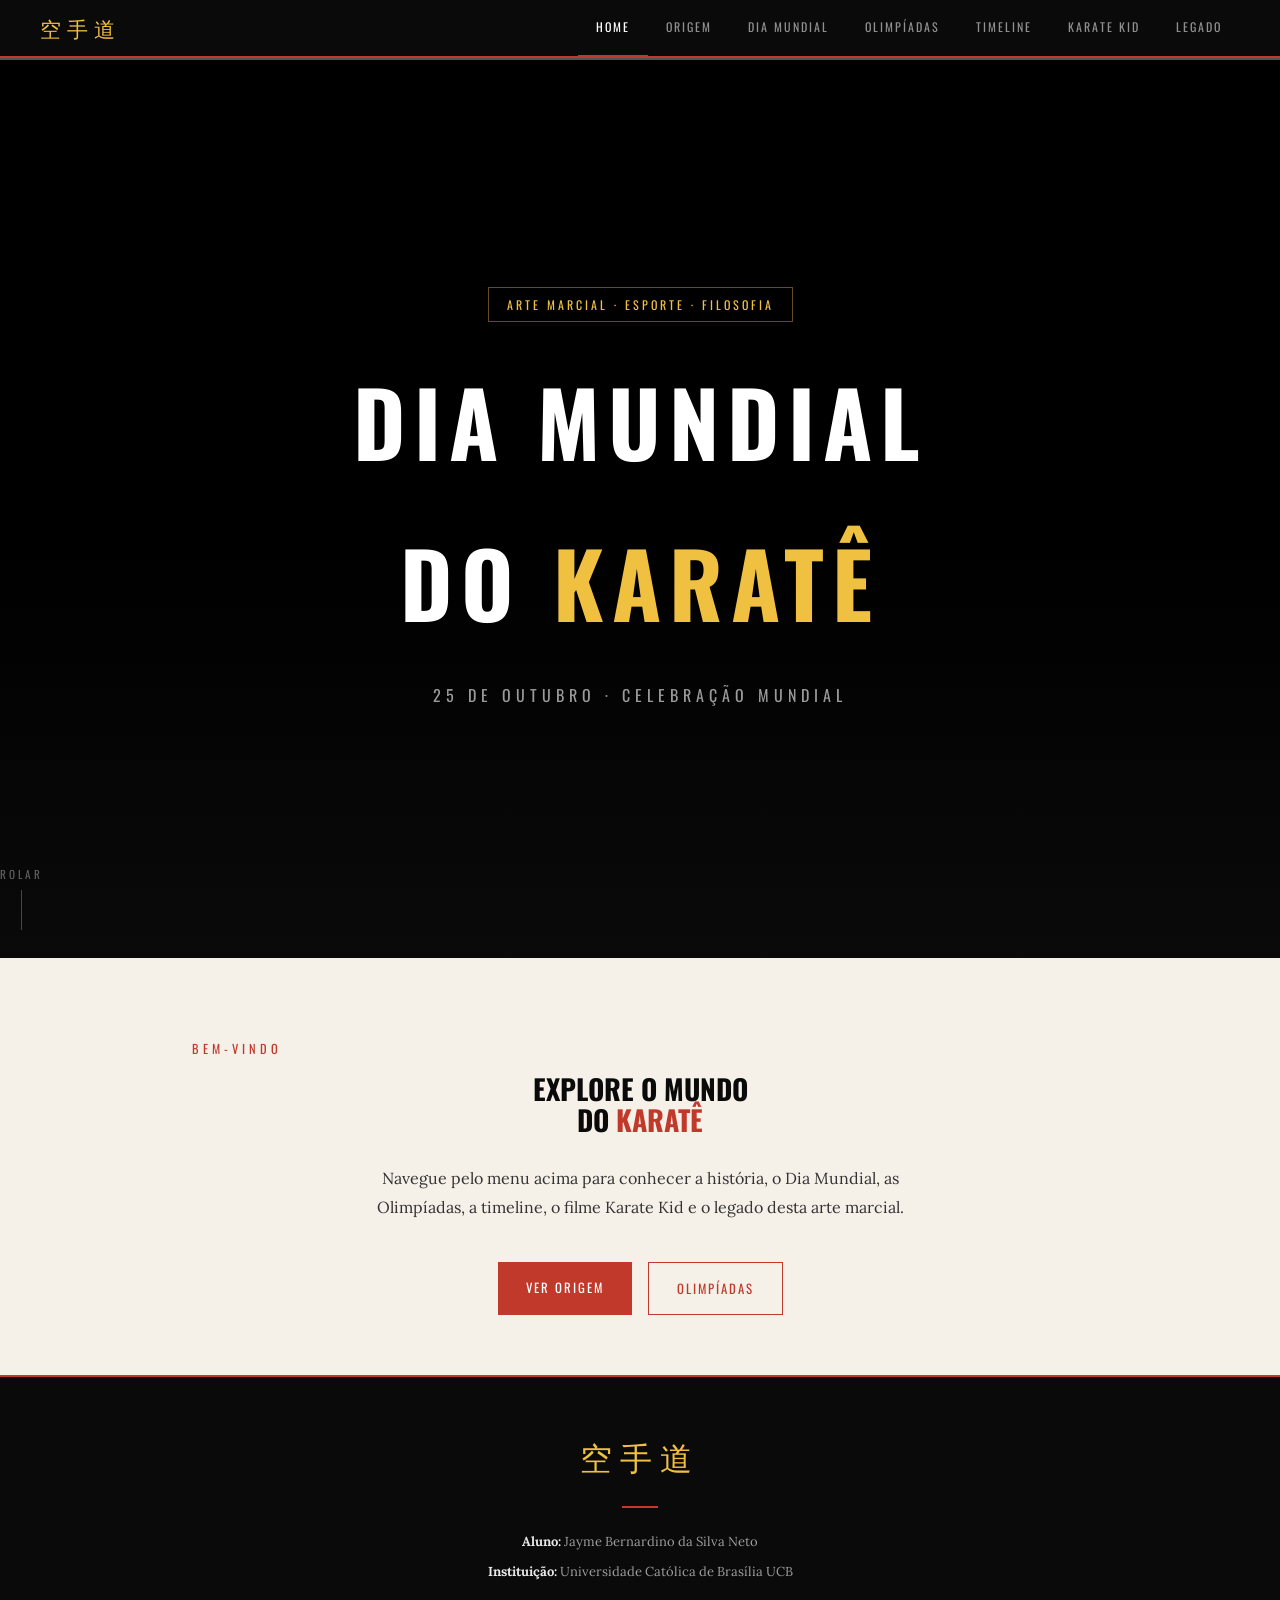
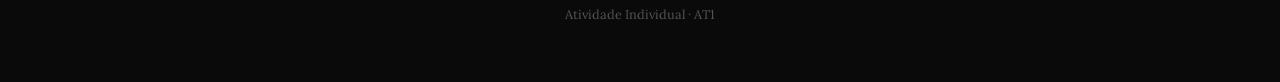
<file: index.html>
<!DOCTYPE html>
<html lang="pt-BR">
<head>
    <meta charset="UTF-8">
    <meta name="viewport" content="width=device-width, initial-scale=1.0">
    <title>Dia Mundial do Karatê</title>
    <link rel="preconnect" href="https://fonts.googleapis.com">
    <link rel="preconnect" href="https://fonts.gstatic.com" crossorigin>
    <link href="https://fonts.googleapis.com/css2?family=Oswald:wght@400;600;700&family=Lora:ital,wght@0,400;0,600;1,400&display=swap" rel="stylesheet">
    <link rel="stylesheet" href="style.css">
    <script>document.addEventListener('DOMContentLoaded',function(){var a=document.querySelector('[data-page="home"]');if(a)a.classList.add('ativa');});</script>
</head>
<body>
<div id="progress"></div>
<nav class="navbar">
    <div class="navbar-brand">空手道</div>
    <ul class="navbar-links">
        <li><a href="index.html" data-page="home">Home</a></li>
        <li><a href="origem.html" data-page="origem">Origem</a></li>
        <li><a href="dia-mundial.html" data-page="dia">Dia Mundial</a></li>
        <li><a href="olimpiadas.html" data-page="olimpiadas">Olimpíadas</a></li>
        <li><a href="timeline.html" data-page="timeline">Timeline</a></li>
        <li><a href="karate-kid.html" data-page="kid">Karate Kid</a></li>
        <li><a href="legado.html" data-page="legado">Legado</a></li>
    </ul>
</nav>

<header class="banner">
    <iframe src="https://www.youtube.com/embed/nEviM45IGSE?autoplay=1&mute=1&loop=1&playlist=nEviM45IGSE&start=140&controls=0&showinfo=0&rel=0" title="Vídeo de Fundo" allow="autoplay; fullscreen" allowfullscreen></iframe>
    <div class="banner-overlay"></div>
    <div class="banner-content">
        <div class="banner-badge">Arte Marcial · Esporte · Filosofia</div>
        <h1>DIA MUNDIAL<br>DO <span>KARATÊ</span></h1>
        <p class="banner-subtitulo">25 de outubro · Celebração Mundial</p>
    </div>
    <div class="scroll-hint">rolar</div>
</header>

<section>
    <div class="container" style="text-align:center;padding:80px 0 60px;">
        <p class="secao-tag" style="justify-content:center;">Bem-vindo</p>
        <h2 class="secao-titulo">Explore o mundo<br>do <em>karatê</em></h2>
        <p style="max-width:560px;margin:0 auto 40px;text-align:center;">Navegue pelo menu acima para conhecer a história, o Dia Mundial, as Olimpíadas, a timeline, o filme Karate Kid e o legado desta arte marcial.</p>
        <div style="display:flex;gap:16px;justify-content:center;flex-wrap:wrap;">
            <a href="origem.html" style="font-family:var(--fonte-titulo);font-size:.8rem;letter-spacing:2px;text-transform:uppercase;color:#fff;background:var(--vermelho);padding:14px 28px;text-decoration:none;">Ver Origem</a>
            <a href="olimpiadas.html" style="font-family:var(--fonte-titulo);font-size:.8rem;letter-spacing:2px;text-transform:uppercase;color:var(--vermelho);border:1px solid var(--vermelho);padding:14px 28px;text-decoration:none;">Olimpíadas</a>
        </div>
    </div>
</section>

<footer>
    <div class="footer-logo">空手道</div>
    <div class="footer-divisor"></div>
    <p><strong>Aluno:</strong> Jayme Bernardino da Silva Neto</p>
    <p><strong>Instituição:</strong> Universidade Católica de Brasília UCB</p>
    <p style="font-size:.8rem;margin-top:20px;color:rgba(255,255,255,.3);">Atividade Individual · AT1</p>
</footer>
<script src="script.js"></script>
</body>
</html>
</file>
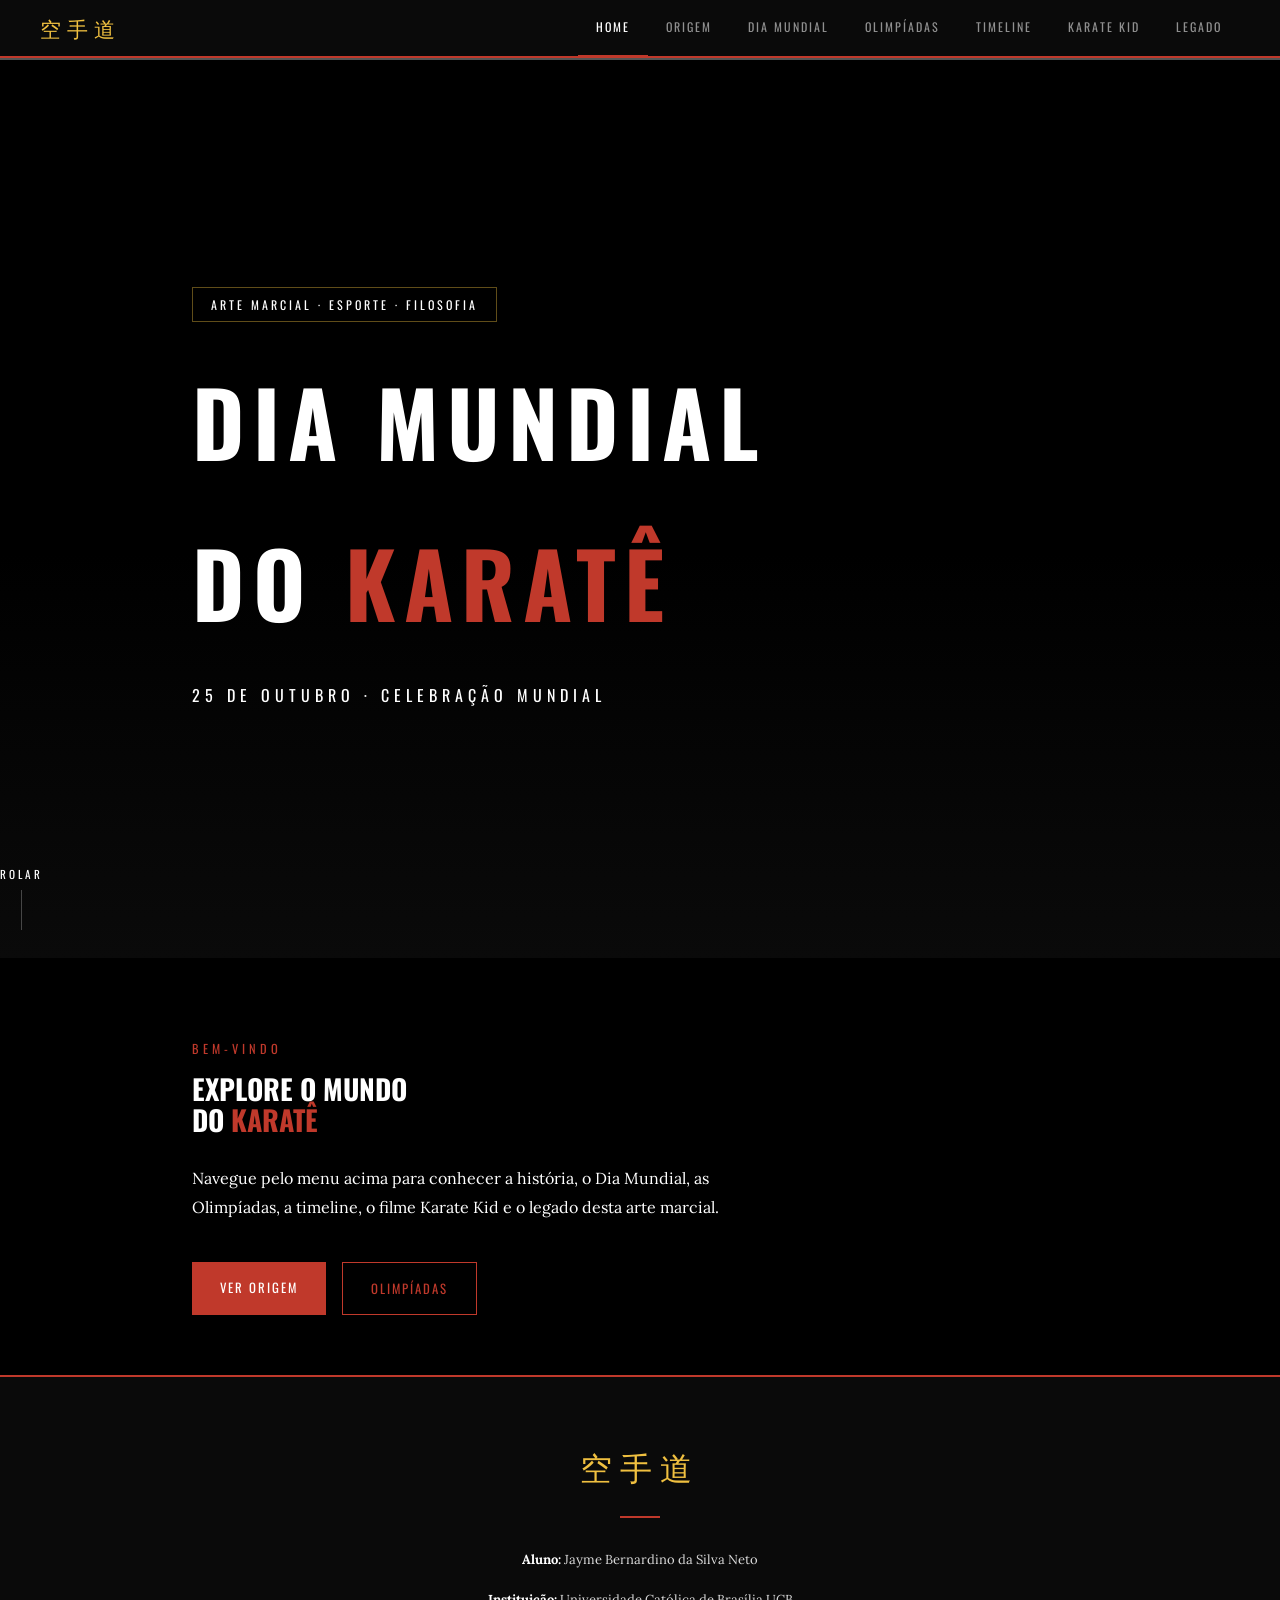
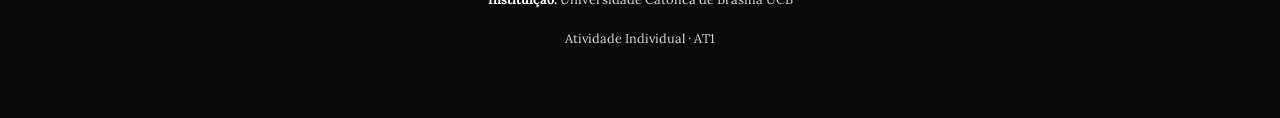
<file: Dever Karate N2/index.html>
<!DOCTYPE html>
<html lang="pt-BR">
<head>
    <meta charset="UTF-8">
    <meta name="viewport" content="width=device-width, initial-scale=1.0">
    <title>Dia Mundial do Karatê</title>

    <link rel="preconnect" href="https://fonts.googleapis.com">
    <link rel="preconnect" href="https://fonts.gstatic.com" crossorigin>

    <link href="https://fonts.googleapis.com/css2?family=Oswald:wght@400;600;700&family=Lora:ital,wght@0,400;0,600;1,400&display=swap" rel="stylesheet">

    <link rel="stylesheet" href="style.css">

    <script>
        document.addEventListener('DOMContentLoaded', function () {
            var a = document.querySelector('[data-page="home"]');
            if (a) a.classList.add('ativa');
        });
    </script>
</head>
<body>

<div id="progress"></div>

<nav class="navbar">
    <a href="index.html" class="navbar-brand" title="Karatê" data-traducao="Karatê">空手道</a>

    <ul class="navbar-links">
        <li><a href="index.html" data-page="home">Home</a></li>
        <li><a href="origem.html" data-page="origem">Origem</a></li>
        <li><a href="dia-mundial.html" data-page="dia">Dia Mundial</a></li>
        <li><a href="olimpiadas.html" data-page="olimpiadas">Olimpíadas</a></li>
        <li><a href="timeline.html" data-page="timeline">Timeline</a></li>
        <li><a href="karate-kid.html" data-page="kid">Karate Kid</a></li>
        <li><a href="legado.html" data-page="legado">Legado</a></li>
    </ul>
</nav>

<header class="banner">
    <iframe
        src="https://www.youtube.com/embed/nEviM45IGSE?autoplay=1&mute=1&loop=1&playlist=nEviM45IGSE&start=140&controls=0&showinfo=0&rel=0"
        title="Vídeo de Fundo"
        allow="autoplay; fullscreen"
        allowfullscreen>
    </iframe>

    <div class="banner-overlay"></div>

    <div class="banner-content">
        <div class="banner-badge">
            Arte Marcial · Esporte · Filosofia
        </div>

        <h1>
            DIA MUNDIAL<br>
            DO <span>KARATÊ</span>
        </h1>

        <p class="banner-subtitulo">
            25 de outubro · Celebração Mundial
        </p>
    </div>

    <div class="scroll-hint">rolar</div>
</header>

<section>
    <div class="container" style="padding:80px 0 60px;">

        <p class="secao-tag">Bem-vindo</p>

        <h2 class="secao-titulo">
            Explore o mundo<br>
            do <em>karatê</em>
        </h2>

        <p style="max-width:560px;margin:0 0 40px 0;">
            Navegue pelo menu acima para conhecer a história, o Dia Mundial,
            as Olimpíadas, a timeline, o filme Karate Kid e o legado desta arte marcial.
        </p>

        <div style="display:flex;gap:16px;flex-wrap:wrap;">

            <a href="origem.html"
               style="font-family:var(--fonte-titulo);font-size:.8rem;letter-spacing:2px;text-transform:uppercase;color:#fff;background:var(--vermelho);padding:14px 28px;text-decoration:none;">
                Ver Origem
            </a>

            <a href="olimpiadas.html"
               style="font-family:var(--fonte-titulo);font-size:.8rem;letter-spacing:2px;text-transform:uppercase;color:var(--vermelho);border:1px solid var(--vermelho);padding:14px 28px;text-decoration:none;">
                Olimpíadas
            </a>

        </div>

    </div>
</section>

<footer>
    <a href="index.html" class="footer-logo" title="Karatê" data-traducao="Karatê">空手道</a>

    <div class="footer-divisor"></div>

    <p>
        <strong>Aluno:</strong>
        Jayme Bernardino da Silva Neto
    </p>

    <p>
        <strong>Instituição:</strong>
        Universidade Católica de Brasília UCB
    </p>

    <p style="font-size:.8rem;margin-top:20px;color:rgba(255,255,255,.3);">
        Atividade Individual · AT1
    </p>
</footer>

<script src="script.js"></script>

</body>
</html>
</file>
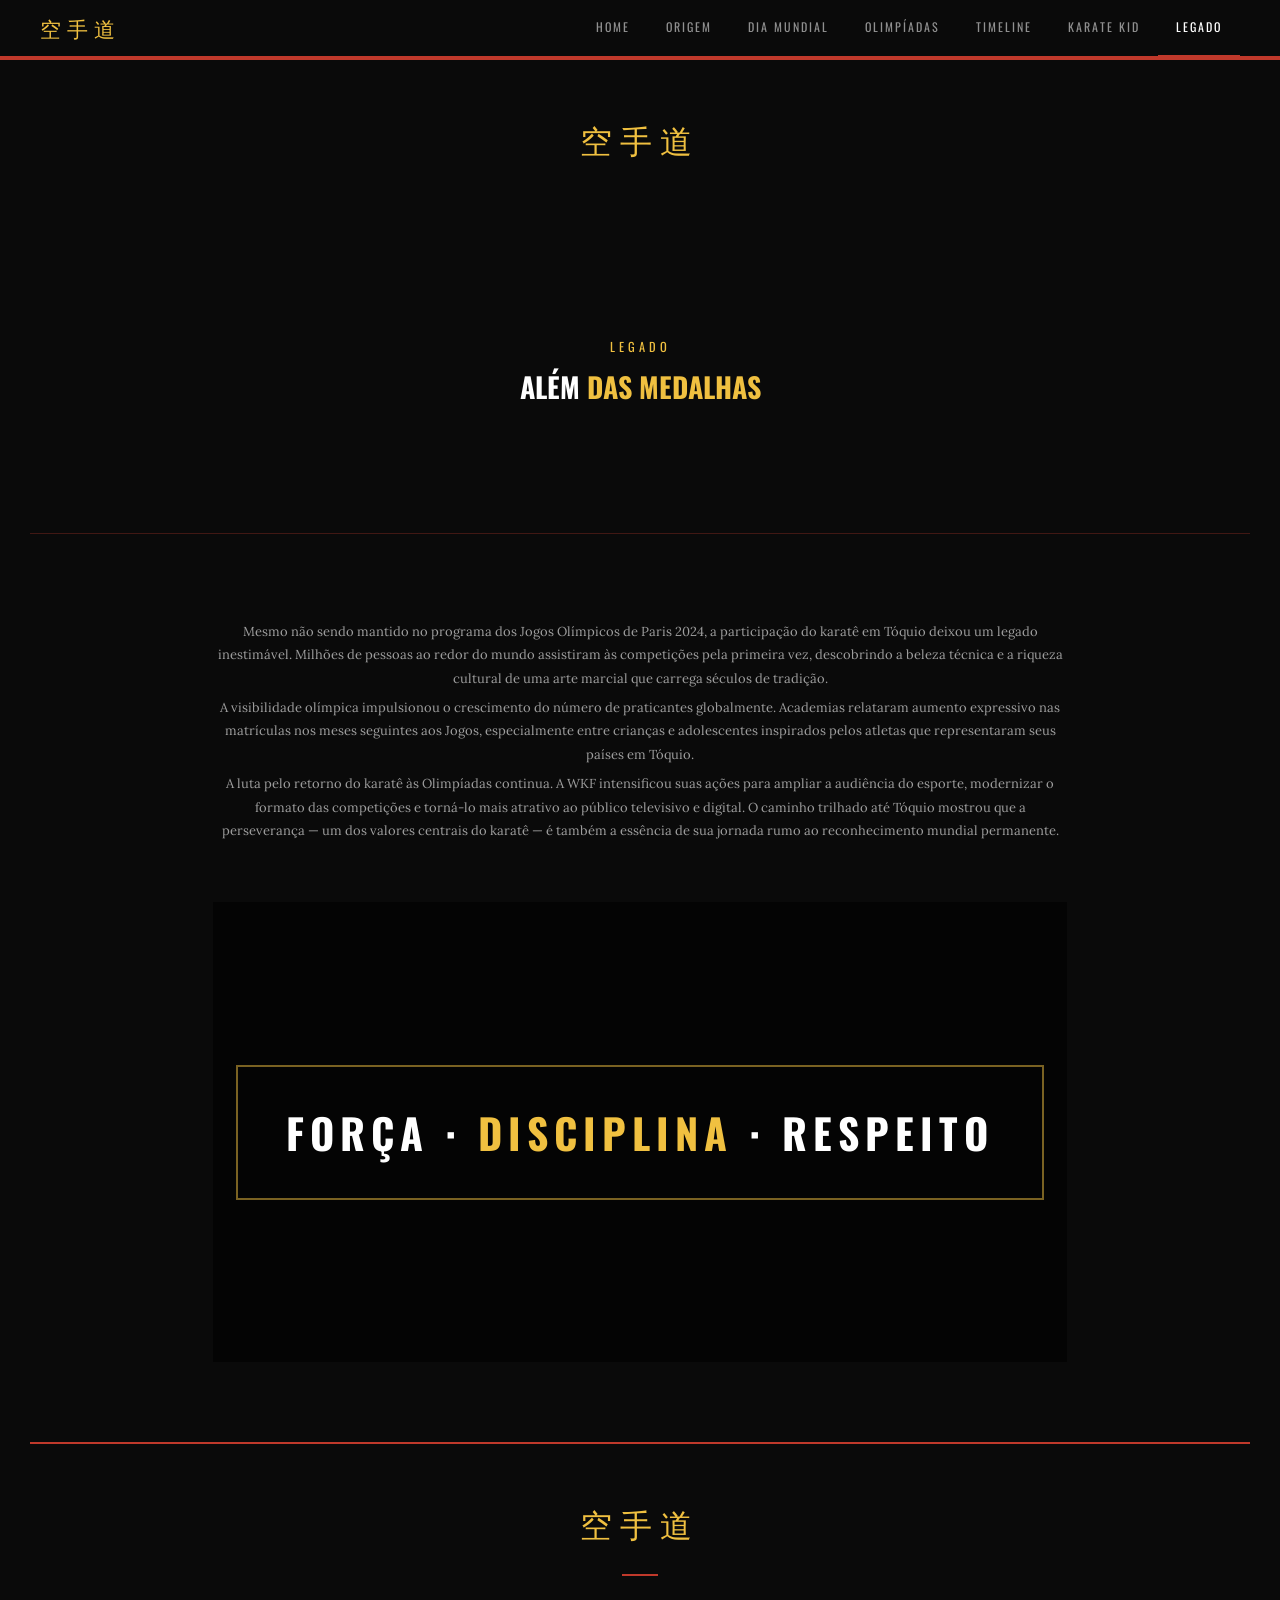
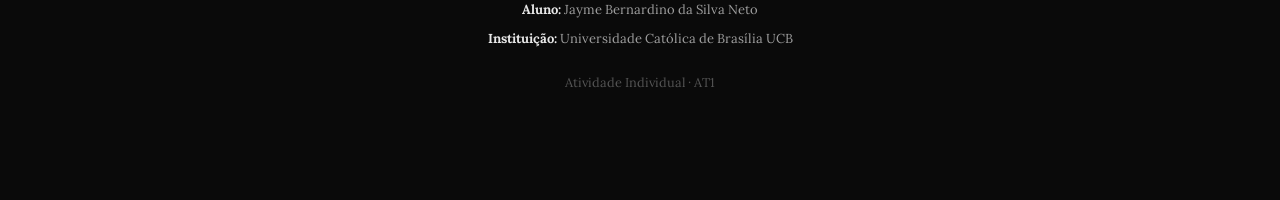
<file: legado.html>
<!DOCTYPE html>
<html lang="pt-BR">
<head>
    <meta charset="UTF-8">
    <meta name="viewport" content="width=device-width, initial-scale=1.0">
    <title>Legado · Karatê</title>
    <link rel="preconnect" href="https://fonts.googleapis.com">
    <link rel="preconnect" href="https://fonts.gstatic.com" crossorigin>
    <link href="https://fonts.googleapis.com/css2?family=Oswald:wght@400;600;700&family=Lora:ital,wght@0,400;0,600;1,400&display=swap" rel="stylesheet">
    <link rel="stylesheet" href="style.css">
    <script>document.addEventListener('DOMContentLoaded',function(){var a=document.querySelector('[data-page="legado"]');if(a)a.classList.add('ativa');});</script>
</head>
<body>
<div id="progress"></div>
<nav class="navbar">
    <div class="navbar-brand">空手道</div>
    <ul class="navbar-links">
        <li><a href="index.html" data-page="home">Home</a></li>
        <li><a href="origem.html" data-page="origem">Origem</a></li>
        <li><a href="dia-mundial.html" data-page="dia">Dia Mundial</a></li>
        <li><a href="olimpiadas.html" data-page="olimpiadas">Olimpíadas</a></li>
        <li><a href="timeline.html" data-page="timeline">Timeline</a></li>
        <li><a href="karate-kid.html" data-page="kid">Karate Kid</a></li>
        <li><a href="legado.html" data-page="legado">Legado</a></li>
    </ul>
</nav>
<footer>
    <div class="footer-logo">空手道</div>
<div class="page-header">
    <div class="container">
        <p class="secao-tag">Legado</p>
        <h1 class="secao-titulo">Além <em>das medalhas</em></h1>
    </div>
</div>
<section>
    <div class="container">
        <p class="reveal">Mesmo não sendo mantido no programa dos Jogos Olímpicos de Paris 2024, a participação do karatê em Tóquio deixou um legado inestimável. Milhões de pessoas ao redor do mundo assistiram às competições pela primeira vez, descobrindo a beleza técnica e a riqueza cultural de uma arte marcial que carrega séculos de tradição.</p>
        <p class="reveal">A visibilidade olímpica impulsionou o crescimento do número de praticantes globalmente. Academias relataram aumento expressivo nas matrículas nos meses seguintes aos Jogos, especialmente entre crianças e adolescentes inspirados pelos atletas que representaram seus países em Tóquio.</p>
        <p class="reveal">A luta pelo retorno do karatê às Olimpíadas continua. A WKF intensificou suas ações para ampliar a audiência do esporte, modernizar o formato das competições e torná-lo mais atrativo ao público televisivo e digital. O caminho trilhado até Tóquio mostrou que a perseverança — um dos valores centrais do karatê — é também a essência de sua jornada rumo ao reconhecimento mundial permanente.</p>
        <div class="parallax" style="margin-top:60px;">
            <div class="parallax-texto">
                <h2>FORÇA · <span>DISCIPLINA</span> · RESPEITO</h2>
            </div>
        </div>
    </div>
</section>
<footer>
    <div class="footer-logo">空手道</div>
    <div class="footer-divisor"></div>
    <p><strong>Aluno:</strong> Jayme Bernardino da Silva Neto</p>
    <p><strong>Instituição:</strong> Universidade Católica de Brasília UCB</p>
    <p style="font-size:.8rem;margin-top:20px;color:rgba(255,255,255,.3);">Atividade Individual · AT1</p>
</footer>
<script src="script.js"></script>
</body>
</html>
</file>
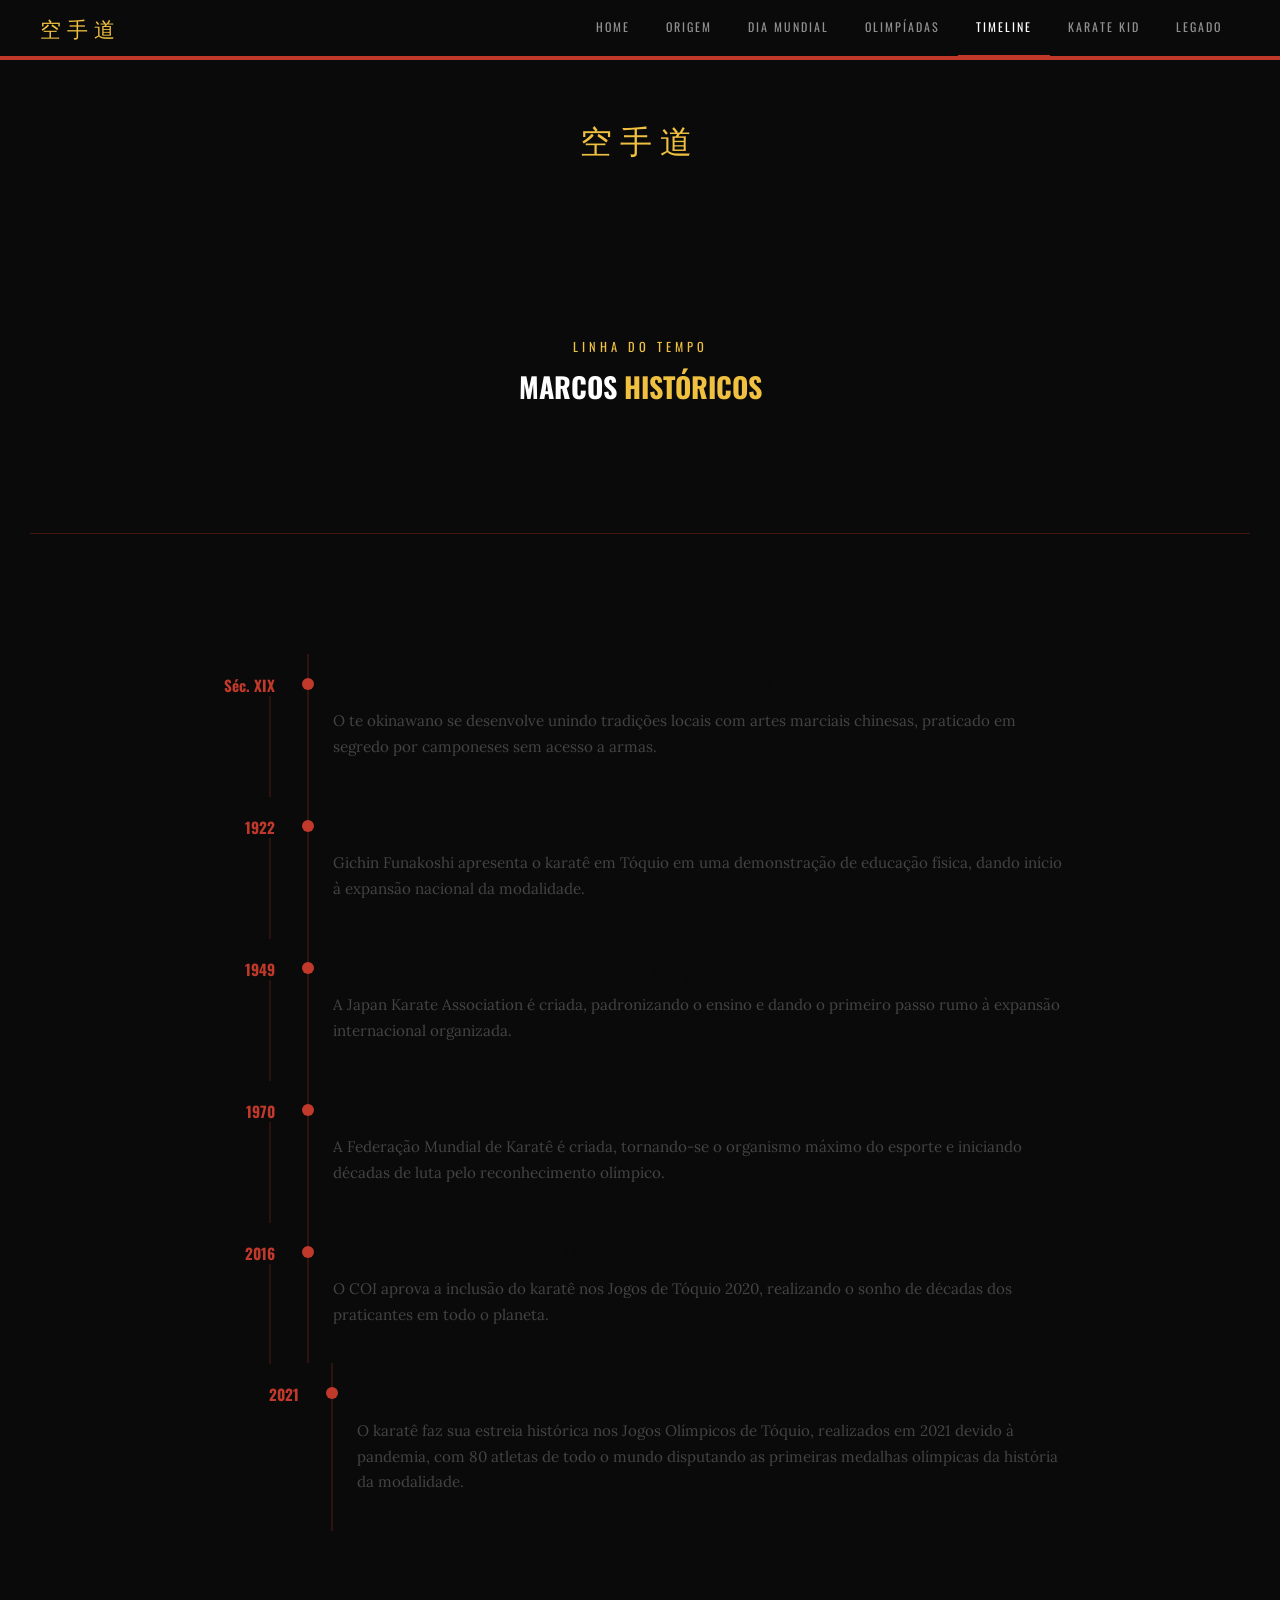
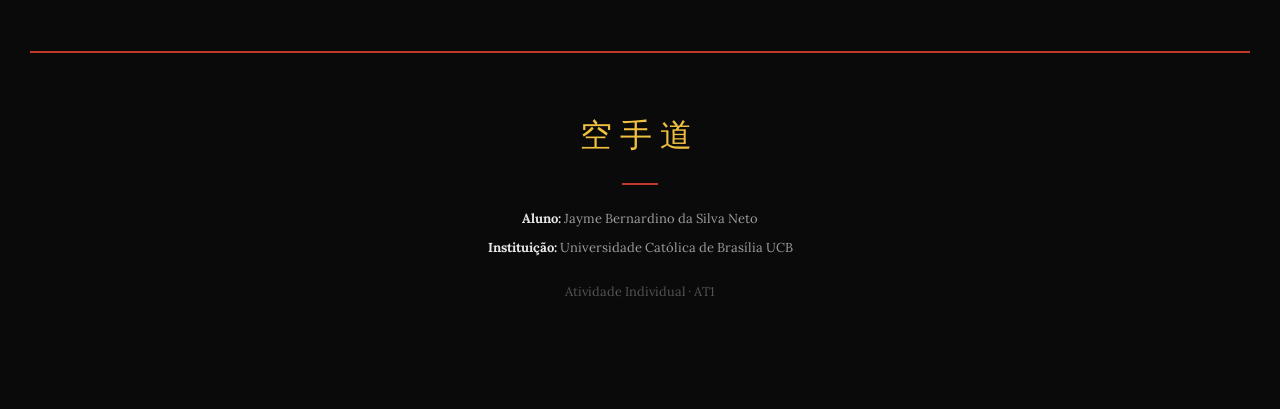
<file: timeline.html>
<!DOCTYPE html>
<html lang="pt-BR">
<head>
    <meta charset="UTF-8">
    <meta name="viewport" content="width=device-width, initial-scale=1.0">
    <title>Timeline · Karatê</title>
    <link rel="preconnect" href="https://fonts.googleapis.com">
    <link rel="preconnect" href="https://fonts.gstatic.com" crossorigin>
    <link href="https://fonts.googleapis.com/css2?family=Oswald:wght@400;600;700&family=Lora:ital,wght@0,400;0,600;1,400&display=swap" rel="stylesheet">
    <link rel="stylesheet" href="style.css">
    <script>document.addEventListener('DOMContentLoaded',function(){var a=document.querySelector('[data-page="timeline"]');if(a)a.classList.add('ativa');});</script>
</head>
<body>
<div id="progress"></div>
<nav class="navbar">
    <div class="navbar-brand">空手道</div>
    <ul class="navbar-links">
        <li><a href="index.html" data-page="home">Home</a></li>
        <li><a href="origem.html" data-page="origem">Origem</a></li>
        <li><a href="dia-mundial.html" data-page="dia">Dia Mundial</a></li>
        <li><a href="olimpiadas.html" data-page="olimpiadas">Olimpíadas</a></li>
        <li><a href="timeline.html" data-page="timeline">Timeline</a></li>
        <li><a href="karate-kid.html" data-page="kid">Karate Kid</a></li>
        <li><a href="legado.html" data-page="legado">Legado</a></li>
    </ul>
</nav>
<footer>
    <div class="footer-logo">空手道</div>
<div class="page-header">
    <div class="container">
        <p class="secao-tag">Linha do Tempo</p>
        <h1 class="secao-titulo">Marcos <em>históricos</em></h1>
    </div>
</div>
<section>
    <div class="container">
        <div class="timeline">
            <div class="timeline-item reveal"><div class="tl-linha"></div><div class="tl-ano">Séc. XIX</div><div class="tl-conteudo"><div class="tl-titulo">Origens em Okinawa</div><p class="tl-texto">O te okinawano se desenvolve unindo tradições locais com artes marciais chinesas, praticado em segredo por camponeses sem acesso a armas.</p></div></div>
            <div class="timeline-item reveal"><div class="tl-linha"></div><div class="tl-ano">1922</div><div class="tl-conteudo"><div class="tl-titulo">Chegada ao Japão continental</div><p class="tl-texto">Gichin Funakoshi apresenta o karatê em Tóquio em uma demonstração de educação física, dando início à expansão nacional da modalidade.</p></div></div>
            <div class="timeline-item reveal"><div class="tl-linha"></div><div class="tl-ano">1949</div><div class="tl-conteudo"><div class="tl-titulo">Fundação da JKA</div><p class="tl-texto">A Japan Karate Association é criada, padronizando o ensino e dando o primeiro passo rumo à expansão internacional organizada.</p></div></div>
            <div class="timeline-item reveal"><div class="tl-linha"></div><div class="tl-ano">1970</div><div class="tl-conteudo"><div class="tl-titulo">Fundação da WKF</div><p class="tl-texto">A Federação Mundial de Karatê é criada, tornando-se o organismo máximo do esporte e iniciando décadas de luta pelo reconhecimento olímpico.</p></div></div>
            <div class="timeline-item reveal"><div class="tl-linha"></div><div class="tl-ano">2016</div><div class="tl-conteudo"><div class="tl-titulo">Inclusão no programa olímpico</div><p class="tl-texto">O COI aprova a inclusão do karatê nos Jogos de Tóquio 2020, realizando o sonho de décadas dos praticantes em todo o planeta.</p></div></div>
            <div class="timeline-item reveal"><div class="tl-linha"></div><div class="tl-ano">2021</div><div class="tl-conteudo"><div class="tl-titulo">Estreia olímpica em Tóquio</div><p class="tl-texto">O karatê faz sua estreia histórica nos Jogos Olímpicos de Tóquio, realizados em 2021 devido à pandemia, com 80 atletas de todo o mundo disputando as primeiras medalhas olímpicas da história da modalidade.</p></div></div>
        </div>
    </div>
</section>
<footer>
    <div class="footer-logo">空手道</div>
    <div class="footer-divisor"></div>
    <p><strong>Aluno:</strong> Jayme Bernardino da Silva Neto</p>
    <p><strong>Instituição:</strong> Universidade Católica de Brasília UCB</p>
    <p style="font-size:.8rem;margin-top:20px;color:rgba(255,255,255,.3);">Atividade Individual · AT1</p>
</footer>
<script src="script.js"></script>
</body>
</html>
</file>
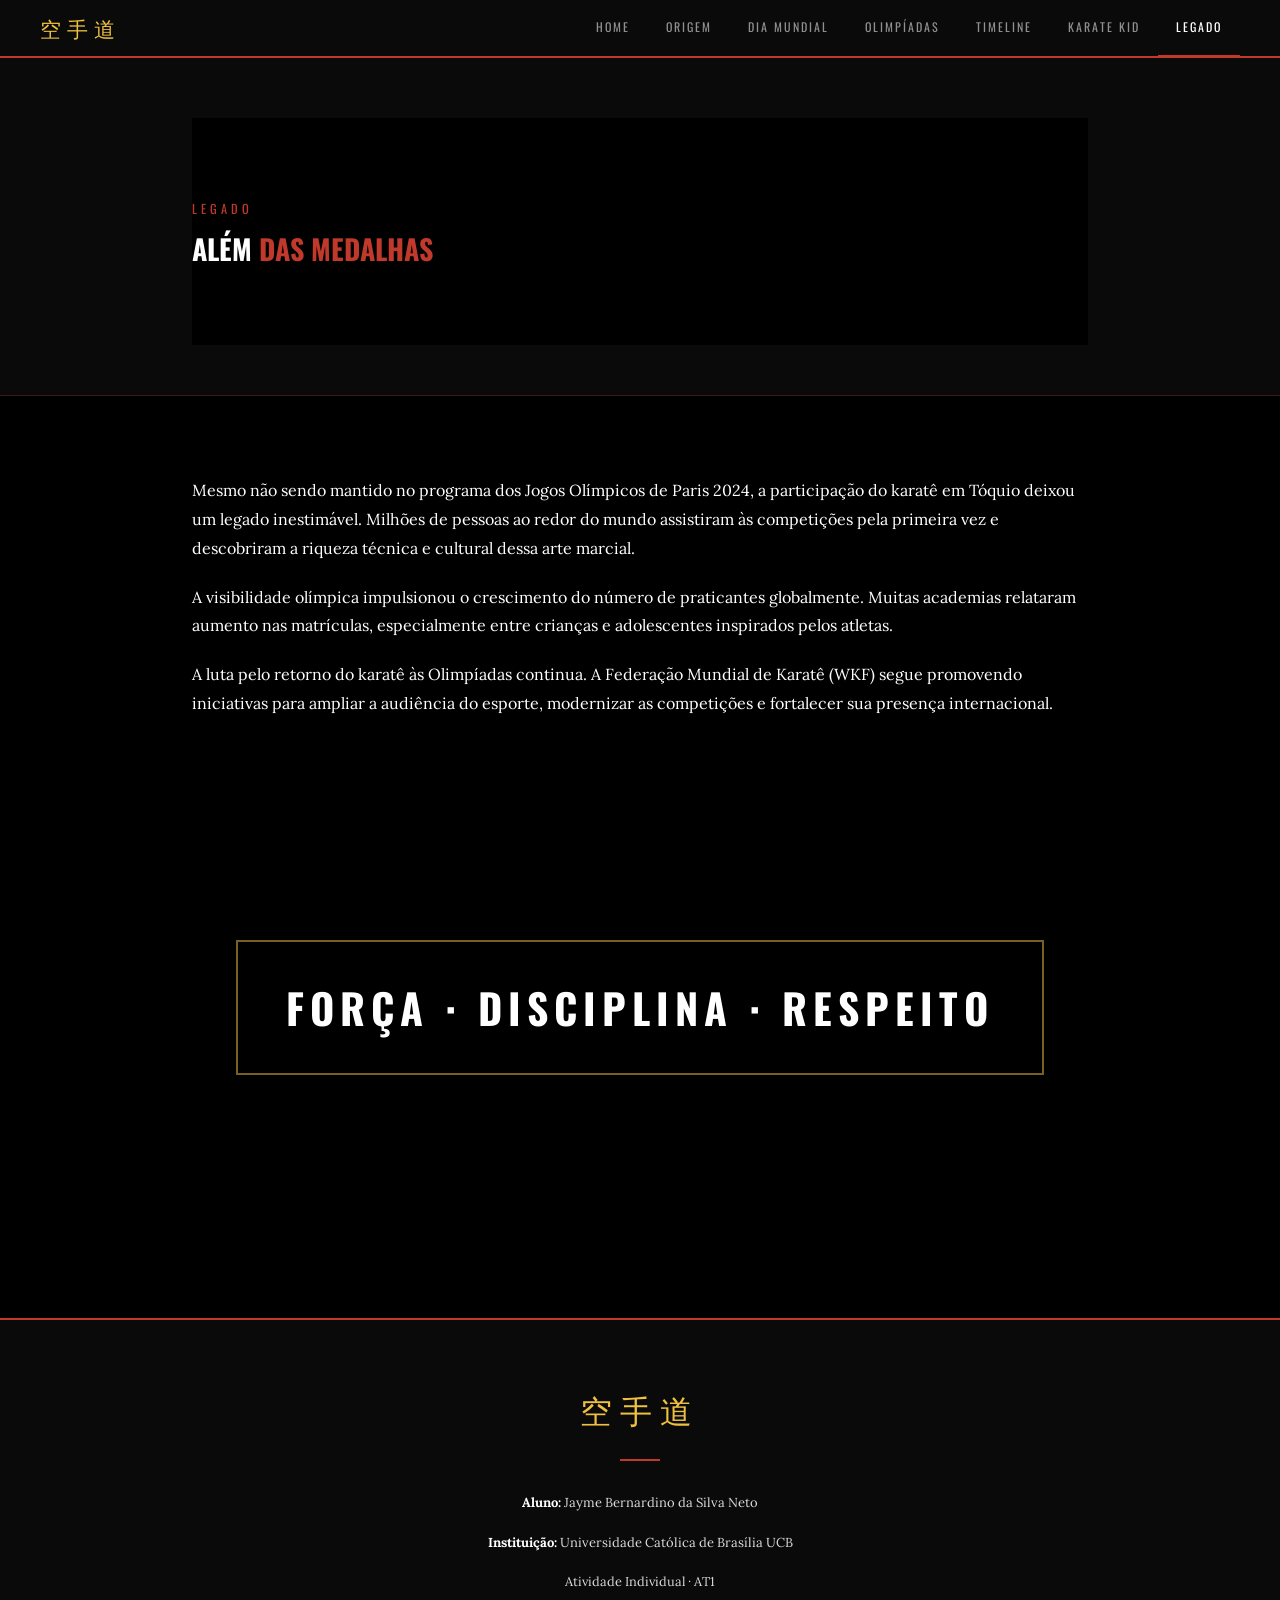
<file: Dever Karate N2/legado.html>
<!DOCTYPE html>
<html lang="pt-BR">
<head>
    <meta charset="UTF-8">
    <meta name="viewport" content="width=device-width, initial-scale=1.0">
    <title>Legado · Karatê</title>

    <link rel="preconnect" href="https://fonts.googleapis.com">
    <link rel="preconnect" href="https://fonts.gstatic.com" crossorigin>

    <link href="https://fonts.googleapis.com/css2?family=Oswald:wght@400;600;700&family=Lora:ital,wght@0,400;0,600;1,400&display=swap" rel="stylesheet">

    <link rel="stylesheet" href="style.css">

    <script>
        document.addEventListener('DOMContentLoaded', function () {
            var a = document.querySelector('[data-page="legado"]');
            if (a) a.classList.add('ativa');
        });
    </script>
</head>

<body>

<div id="progress"></div>

<nav class="navbar">

    <a href="index.html" class="navbar-brand" title="Karatê" data-traducao="Karatê">空手道</a>

    <ul class="navbar-links">
        <li><a href="index.html" data-page="home">Home</a></li>
        <li><a href="origem.html" data-page="origem">Origem</a></li>
        <li><a href="dia-mundial.html" data-page="dia">Dia Mundial</a></li>
        <li><a href="olimpiadas.html" data-page="olimpiadas">Olimpíadas</a></li>
        <li><a href="timeline.html" data-page="timeline">Timeline</a></li>
        <li><a href="karate-kid.html" data-page="kid">Karate Kid</a></li>
        <li><a href="legado.html" data-page="legado">Legado</a></li>
    </ul>

</nav>

<div class="page-header">
    <div class="container">
        <p class="secao-tag">Legado</p>
        <h1 class="secao-titulo">Além <em>das Medalhas</em></h1>
    </div>
</div>

<section>
    <div class="container">

        <p class="reveal">
            Mesmo não sendo mantido no programa dos Jogos Olímpicos de Paris 2024,
            a participação do karatê em Tóquio deixou um legado inestimável.
            Milhões de pessoas ao redor do mundo assistiram às competições pela
            primeira vez e descobriram a riqueza técnica e cultural dessa arte marcial.
        </p>

        <p class="reveal">
            A visibilidade olímpica impulsionou o crescimento do número de praticantes
            globalmente. Muitas academias relataram aumento nas matrículas,
            especialmente entre crianças e adolescentes inspirados pelos atletas.
        </p>

        <p class="reveal">
            A luta pelo retorno do karatê às Olimpíadas continua. A Federação Mundial
            de Karatê (WKF) segue promovendo iniciativas para ampliar a audiência do
            esporte, modernizar as competições e fortalecer sua presença internacional.
        </p>

        <div class="parallax" style="margin-top:60px;">

            <div class="parallax-texto">
                <h2>
                    FORÇA · <span>DISCIPLINA</span> · RESPEITO
                </h2>
            </div>

        </div>

    </div>
</section>

<footer>

    <a href="index.html" class="footer-logo" title="Karatê" data-traducao="Karatê">空手道</a>

    <div class="footer-divisor"></div>

    <p>
        <strong>Aluno:</strong>
        Jayme Bernardino da Silva Neto
    </p>

    <p>
        <strong>Instituição:</strong>
        Universidade Católica de Brasília UCB
    </p>

    <p style="font-size:.8rem;margin-top:20px;color:rgba(255,255,255,.3);">
        Atividade Individual · AT1
    </p>

</footer>

<script src="script.js"></script>

</body>
</html>
</file>
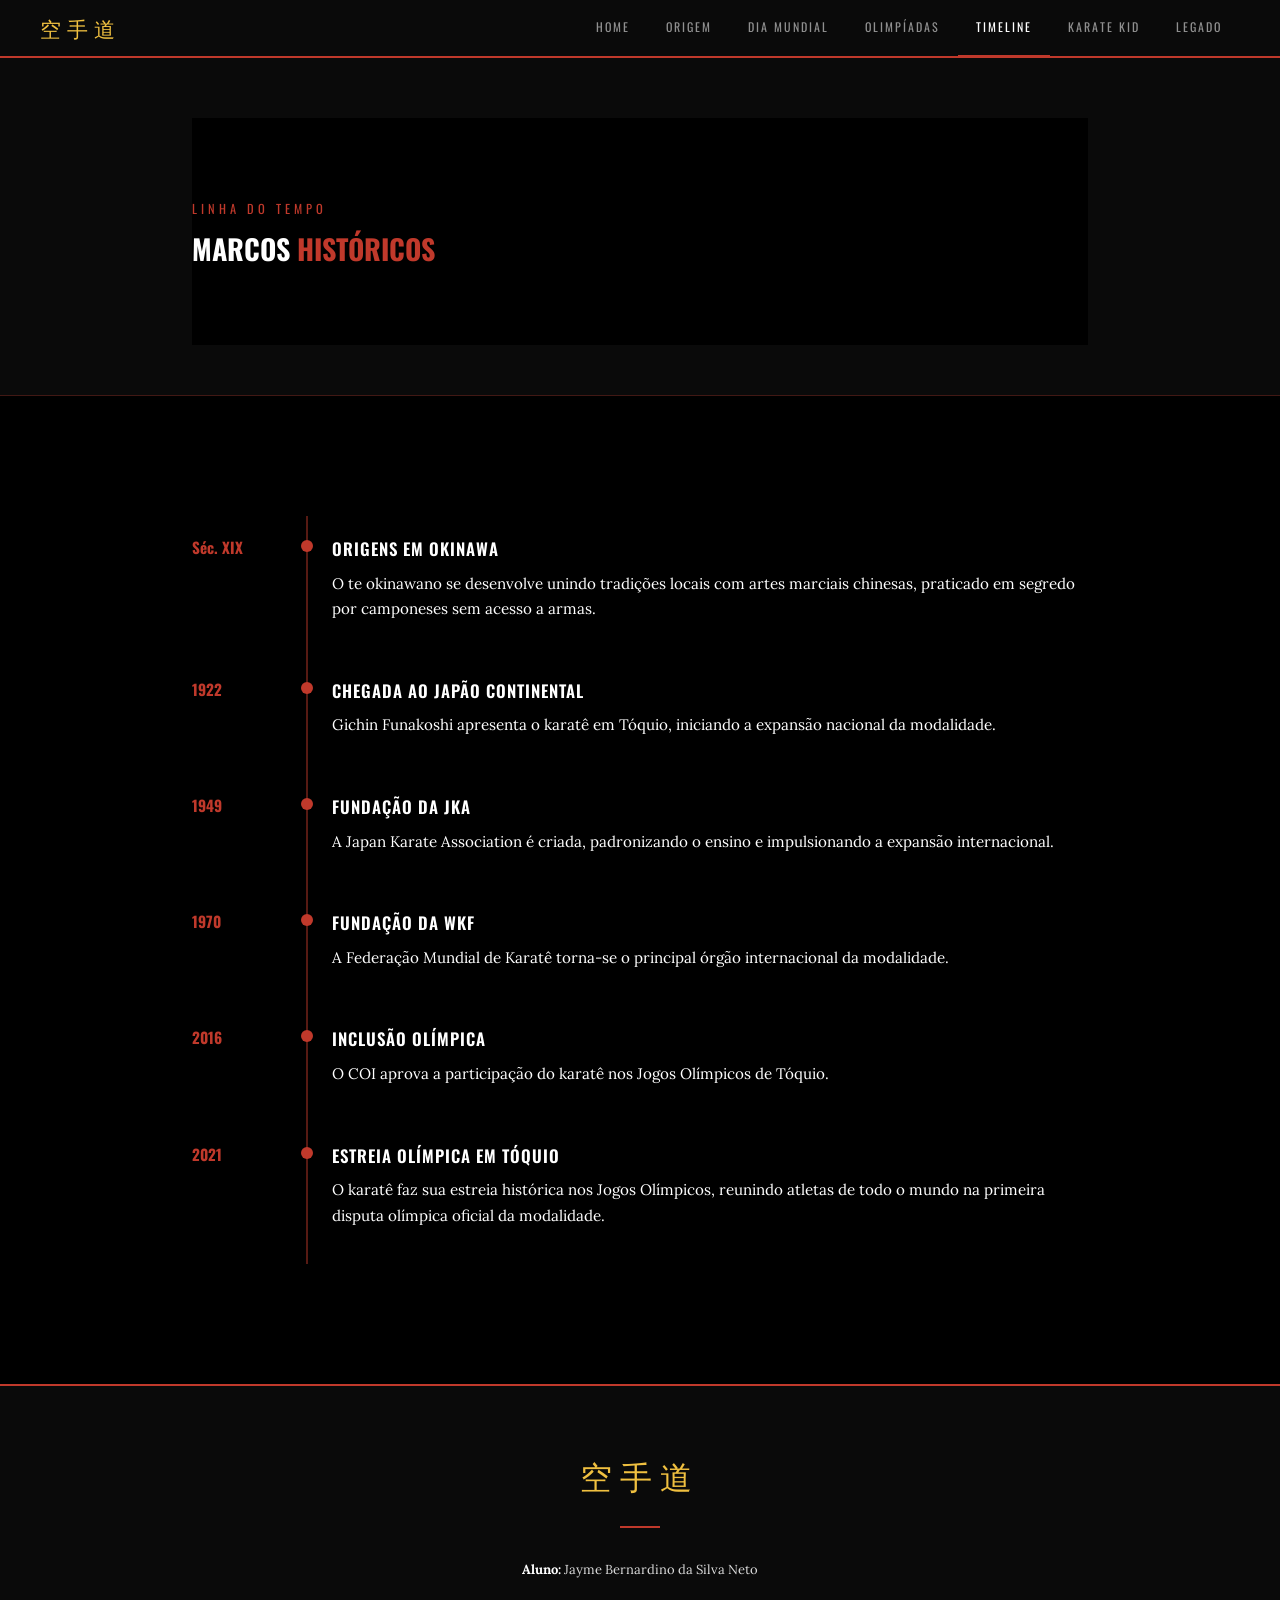
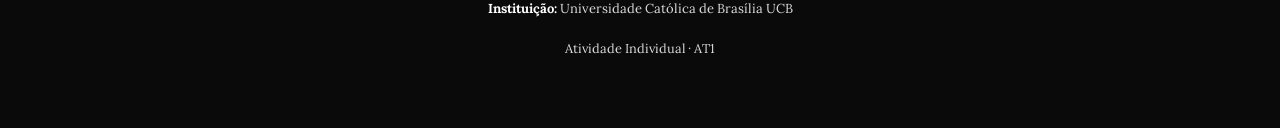
<file: Dever Karate N2/timeline.html>
<!DOCTYPE html>
<html lang="pt-BR">
<head>
    <meta charset="UTF-8">
    <meta name="viewport" content="width=device-width, initial-scale=1.0">
    <title>Timeline · Karatê</title>

    <link rel="preconnect" href="https://fonts.googleapis.com">
    <link rel="preconnect" href="https://fonts.gstatic.com" crossorigin>

    <link href="https://fonts.googleapis.com/css2?family=Oswald:wght@400;600;700&family=Lora:ital,wght@0,400;0,600;1,400&display=swap" rel="stylesheet">

    <link rel="stylesheet" href="style.css">

    <script>
        document.addEventListener('DOMContentLoaded', function () {
            var a = document.querySelector('[data-page="timeline"]');
            if (a) a.classList.add('ativa');
        });
    </script>
</head>

<body>

<div id="progress"></div>

<nav class="navbar">

    <a href="index.html" class="navbar-brand" title="Karatê" data-traducao="Karatê">空手道</a>

    <ul class="navbar-links">
        <li><a href="index.html" data-page="home">Home</a></li>
        <li><a href="origem.html" data-page="origem">Origem</a></li>
        <li><a href="dia-mundial.html" data-page="dia">Dia Mundial</a></li>
        <li><a href="olimpiadas.html" data-page="olimpiadas">Olimpíadas</a></li>
        <li><a href="timeline.html" data-page="timeline">Timeline</a></li>
        <li><a href="karate-kid.html" data-page="kid">Karate Kid</a></li>
        <li><a href="legado.html" data-page="legado">Legado</a></li>
    </ul>

</nav>

<div class="page-header">
    <div class="container">
        <p class="secao-tag">Linha do Tempo</p>
        <h1 class="secao-titulo">Marcos <em>Históricos</em></h1>
    </div>
</div>

<section>
    <div class="container">

        <div class="timeline">

            <div class="timeline-item reveal">
                <div class="tl-linha"></div>
                <div class="tl-ano">Séc. XIX</div>
                <div class="tl-conteudo">
                    <div class="tl-titulo">Origens em Okinawa</div>
                    <p class="tl-texto">
                        O te okinawano se desenvolve unindo tradições locais com artes marciais chinesas,
                        praticado em segredo por camponeses sem acesso a armas.
                    </p>
                </div>
            </div>

            <div class="timeline-item reveal">
                <div class="tl-linha"></div>
                <div class="tl-ano">1922</div>
                <div class="tl-conteudo">
                    <div class="tl-titulo">Chegada ao Japão Continental</div>
                    <p class="tl-texto">
                        Gichin Funakoshi apresenta o karatê em Tóquio, iniciando a expansão nacional da modalidade.
                    </p>
                </div>
            </div>

            <div class="timeline-item reveal">
                <div class="tl-linha"></div>
                <div class="tl-ano">1949</div>
                <div class="tl-conteudo">
                    <div class="tl-titulo">Fundação da JKA</div>
                    <p class="tl-texto">
                        A Japan Karate Association é criada, padronizando o ensino e impulsionando a expansão internacional.
                    </p>
                </div>
            </div>

            <div class="timeline-item reveal">
                <div class="tl-linha"></div>
                <div class="tl-ano">1970</div>
                <div class="tl-conteudo">
                    <div class="tl-titulo">Fundação da WKF</div>
                    <p class="tl-texto">
                        A Federação Mundial de Karatê torna-se o principal órgão internacional da modalidade.
                    </p>
                </div>
            </div>

            <div class="timeline-item reveal">
                <div class="tl-linha"></div>
                <div class="tl-ano">2016</div>
                <div class="tl-conteudo">
                    <div class="tl-titulo">Inclusão Olímpica</div>
                    <p class="tl-texto">
                        O COI aprova a participação do karatê nos Jogos Olímpicos de Tóquio.
                    </p>
                </div>
            </div>

            <div class="timeline-item reveal">
                <div class="tl-linha"></div>
                <div class="tl-ano">2021</div>
                <div class="tl-conteudo">
                    <div class="tl-titulo">Estreia Olímpica em Tóquio</div>
                    <p class="tl-texto">
                        O karatê faz sua estreia histórica nos Jogos Olímpicos, reunindo atletas de todo o mundo
                        na primeira disputa olímpica oficial da modalidade.
                    </p>
                </div>
            </div>

        </div>

    </div>
</section>

<footer>

    <a href="index.html" class="footer-logo" title="Karatê" data-traducao="Karatê">空手道</a>

    <div class="footer-divisor"></div>

    <p><strong>Aluno:</strong> Jayme Bernardino da Silva Neto</p>

    <p><strong>Instituição:</strong> Universidade Católica de Brasília UCB</p>

    <p style="font-size:.8rem;margin-top:20px;color:rgba(255,255,255,.3);">
        Atividade Individual · AT1
    </p>

</footer>

<script src="script.js"></script>

</body>
</html>
</file>
<file: style.css>
* { margin: 0; padding: 0; box-sizing: border-box; }

:root {
    --preto: #0a0a0a;
    --vermelho: #c0392b;
    --vermelho-escuro: #922b21;
    --ouro: #d4a017;
    --ouro-claro: #f0c040;
    --branco: #f5f0e8;
    --cinza-claro: #e8e0d0;
    --cinza-medio: #555;
    --fonte-titulo: 'Oswald', sans-serif;
    --fonte-corpo: 'Lora', serif;
}

html { scroll-behavior: smooth; }

body {
    font-family: var(--fonte-corpo);
    background: var(--branco);
    color: #222;
    line-height: 1.8;
    overflow-x: hidden;
}


#nav-float {
    position: fixed;
    left: 24px;
    top: 50%;
    transform: translateY(-50%);
    z-index: 1000;
    display: flex;
    flex-direction: column;
    gap: 10px;
}
.nav-btn {
    display: flex;
    align-items: center;
    flex-direction: row;
    gap: 0;
    background: rgba(10, 10, 10, .75);
    border: 1px solid rgba(255, 255, 255, .12);
    color: rgba(255, 255, 255, .55);
    font-family: var(--fonte-titulo);
    font-size: .7rem;
    letter-spacing: 2px;
    text-transform: uppercase;
    padding: 10px 12px;
    cursor: pointer;
    text-decoration: none;
    overflow: hidden;
    max-width: 40px;
    transition: max-width .4s cubic-bezier(.4, 0, .2, 1),
                background .3s, color .3s, border-color .3s;
    white-space: nowrap;
    backdrop-filter: blur(8px);
}
.nav-btn:hover {
    max-width: 200px;
    background: var(--vermelho);
    color: #fff;
    border-color: var(--vermelho);
}
.nav-btn .nb-icon {
    font-size: 1rem;
    flex-shrink: 0;
    margin-right: 0;
    transition: margin-right .3s;
}
.nav-btn:hover .nb-icon { margin-right: 8px; }
.nav-btn .nb-label {
    opacity: 0;
    transition: opacity .25s .1s;
    pointer-events: none;
}
.nav-btn:hover .nb-label { opacity: 1; }
.nav-btn.ativo {
    background: rgba(192, 57, 43, .35);
    border-color: var(--vermelho);
    color: var(--ouro-claro);
}


#progress {
    position: fixed;
    top: 0;
    left: 0;
    height: 3px;
    background: var(--vermelho);
    z-index: 10000;
    width: 0%;
    transition: width .1s linear;
}


.banner {
    position: relative;
    width: 100%;
    height: 100vh;
    overflow: hidden;
    background: #000;
}
.banner iframe {
    position: absolute;
    top: 50%;
    left: 50%;
    width: 177.77vh;
    height: 56.25vw;
    min-width: 100%;
    min-height: 100%;
    transform: translate(-50%, -50%);
    pointer-events: none;
}
.banner-overlay {
    position: absolute;
    inset: 0;
    background: linear-gradient(to bottom, rgba(0,0,0,.45) 0%, rgba(0,0,0,.72) 55%, #0a0a0a 100%);
    z-index: 1;
}
.banner-content {
    position: relative;
    z-index: 2;
    width: 100%;
    height: 100%;
    display: flex;
    flex-direction: column;
    justify-content: center;
    align-items: center;
    gap: 18px;
}
.banner-content h1 {
    font-family: var(--fonte-titulo);
    color: #fff;
    font-size: clamp(2.5rem, 7vw, 6rem);
    font-weight: 700;
    letter-spacing: 8px;
    text-align: center;
    text-transform: uppercase;
    opacity: 0;
    transform: translateY(30px);
    animation: fadeUp .9s .3s forwards;
}
.banner-content h1 span { color: var(--ouro-claro); }
.banner-subtitulo {
    font-family: var(--fonte-titulo);
    color: rgba(255, 255, 255, .6);
    font-size: 1rem;
    letter-spacing: 5px;
    text-transform: uppercase;
    opacity: 0;
    animation: fadeUp .9s .6s forwards;
}
.banner-badge {
    font-family: var(--fonte-titulo);
    font-size: .75rem;
    letter-spacing: 3px;
    text-transform: uppercase;
    color: var(--ouro-claro);
    border: 1px solid rgba(240, 192, 64, .4);
    padding: 6px 18px;
    opacity: 0;
    animation: fadeUp .9s .9s forwards;
}
@keyframes fadeUp { to { opacity: 1; transform: translateY(0); } }

.scroll-hint {
    position: absolute;
    bottom: 28px;
    z-index: 2;
    display: flex;
    flex-direction: column;
    align-items: center;
    gap: 6px;
    color: rgba(255, 255, 255, .35);
    font-size: .7rem;
    letter-spacing: 3px;
    font-family: var(--fonte-titulo);
    text-transform: uppercase;
    animation: bounce 2s 1.5s infinite;
}
.scroll-hint::after {
    content: '';
    display: block;
    width: 1px;
    height: 40px;
    background: rgba(255, 255, 255, .25);
}
@keyframes bounce { 0%, 100% { transform: translateY(0); } 50% { transform: translateY(8px); } }


.container {
    width: 70%;
    max-width: 920px;
    margin: 0 auto;
    padding: 80px 0;
}
.container.estreito { width: 70%; }


.reveal {
    opacity: 0;
    transform: translateY(40px);
    transition: opacity .7s ease, transform .7s ease;
}
.reveal.visible { opacity: 1; transform: translateY(0); }


.secao-tag {
    font-family: var(--fonte-titulo);
    font-size: .78rem;
    letter-spacing: 4px;
    text-transform: uppercase;
    color: var(--vermelho);
    margin-bottom: 14px;
}
.secao-titulo {
    font-family: var(--fonte-titulo);
    font-size: clamp(1.5rem, 3vw, 1.75rem); /* 24px–28px — H2 */
    font-weight: 700;
    color: var(--preto);
    line-height: 1.1;
    margin-bottom: 28px;
    text-transform: uppercase;
}
.secao-titulo em { font-style: normal; color: var(--vermelho); }

p {
    font-size: 1rem;
    text-align: left;
    margin-bottom: 20px;
    color: #333;
}


.funakoshi-hero {
    display: grid;
    grid-template-columns: 300px 1fr;
    gap: 56px;
    align-items: start;
    margin: 50px 0;
    background: transparent;
    padding: 0;
    overflow: visible;
}
.fk-foto {
    position: relative;
}
.fk-foto img {
    width: 100%;
    display: block;
    aspect-ratio: 3/4;
    object-fit: cover;
    object-position: top center;
    filter: grayscale(100%) contrast(1.1);
    transition: filter .6s ease;
}
.funakoshi-hero:hover .fk-foto img {
    filter: grayscale(60%) contrast(1.05);
}
.fk-nome-overlay {
    margin-top: 14px;
    display: flex;
    flex-direction: column;
    gap: 2px;
}
.fk-kanji {
    font-family: var(--fonte-titulo);
    font-size: 1rem;
    letter-spacing: 5px;
    color: var(--ouro);
}
.fk-nome {
    font-family: var(--fonte-titulo);
    font-size: 1.1rem;
    font-weight: 700;
    letter-spacing: 2px;
    color: #222;
    text-transform: uppercase;
}
.fk-titulo {
    font-family: var(--fonte-titulo);
    font-size: .68rem;
    letter-spacing: 2px;
    color: var(--cinza-medio);
    text-transform: uppercase;
}
.fk-info {
    padding: 0;
    display: flex;
    flex-direction: column;
    justify-content: center;
}
.fk-label {
    font-family: var(--fonte-titulo);
    font-size: .75rem;
    letter-spacing: 4px;
    text-transform: uppercase;
    color: var(--vermelho);
    margin-bottom: 10px !important;
    text-align: left !important;
}
.fk-destaque {
    font-family: var(--fonte-titulo);
    font-size: clamp(1.5rem, 3vw, 1.75rem); /* 24px–28px — H2 */
    font-weight: 700;
    color: #222;
    line-height: 1.1;
    text-transform: uppercase;
    margin-bottom: 20px;
    border-left: none;
    padding-left: 0;
}
.fk-info p {
    color: #444;
    font-size: 1rem;
    text-align: left;
    margin-bottom: 14px;
}
.fk-dojo-kun {
    margin-top: 24px;
    border-top: 1px solid rgba(0,0,0,.1);
    padding-top: 18px;
}
.fk-dojo-titulo {
    font-family: var(--fonte-titulo);
    font-size: .7rem;
    letter-spacing: 3px;
    text-transform: uppercase;
    color: var(--vermelho);
    margin-bottom: 12px;
}
.fk-dojo-kun ul {
    list-style: none;
    padding: 0;
}
.fk-dojo-kun ul li {
    font-family: var(--fonte-titulo);
    font-size: .88rem;
    color: #555;
    padding: 6px 0;
    border-bottom: 1px solid rgba(0,0,0,.06);
    letter-spacing: 1px;
    text-transform: uppercase;
}
.fk-dojo-kun ul li::before {
    content: '— ';
    color: var(--vermelho);
}


.galeria {
    display: grid;
    grid-template-columns: repeat(3, 1fr);
    gap: 6px;
    margin: 30px 0;
}
.galeria-item {
    overflow: hidden;
    aspect-ratio: 4/3;
    background: #111;
}
.galeria-item.grande {
    grid-column: span 2;
    aspect-ratio: 16/9;
}
.galeria-item img {
    width: 100%;
    height: 100%;
    object-fit: cover;
    transition: transform .6s ease, filter .6s ease;
    filter: grayscale(20%);
    display: block;
}
.galeria-item:hover img {
    transform: scale(1.06);
    filter: grayscale(0%);
}


.galeria-2 {
    display: grid;
    grid-template-columns: 1fr 1fr;
    gap: 6px;
    margin: 30px 0;
}
.galeria-2 .galeria-item { aspect-ratio: 16/10; }


.faixa-escura { background: var(--preto); padding: 80px 0; color: white; }
.faixa-escura .container p { color: rgba(255, 255, 255, .75); }
.faixa-escura .secao-titulo { color: white; }
.faixa-escura .secao-titulo em { color: var(--ouro-claro); }
.faixa-escura .secao-tag { color: var(--ouro-claro); }


.destaque-data {
    padding: 10px 0 10px 20px;
    background: transparent;
    border-left: 3px solid var(--vermelho);
    margin: 36px 0;
}
.destaque-data .data-grande {
    font-family: var(--fonte-titulo);
    font-size: 2.8rem;
    font-weight: 700;
    color: var(--vermelho);
    line-height: 1;
}
.destaque-data .data-descricao {
    font-family: var(--fonte-titulo);
    font-size: .82rem;
    letter-spacing: 2px;
    text-transform: uppercase;
    color: var(--cinza-medio);
    margin-top: 4px;
}


.parallax {
    height: 460px;
    background-image: url("https://upload.wikimedia.org/wikipedia/commons/thumb/5/52/Karate_Kata_Sanchin.jpg/1280px-Karate_Kata_Sanchin.jpg");
    background-position: center;
    background-repeat: no-repeat;
    background-size: cover;
    background-attachment: fixed;
    display: flex;
    justify-content: center;
    align-items: center;
    position: relative;
}
.parallax::before { content: ''; position: absolute; inset: 0; background: rgba(0,0,0,.58); }
.parallax-texto {
    position: relative;
    z-index: 1;
    text-align: center;
    padding: 28px 48px;
    border: 2px solid rgba(240, 192, 64, .5);
}
.parallax-texto h2 {
    font-family: var(--fonte-titulo);
    color: #fff;
    font-size: clamp(1.4rem, 4vw, 2.6rem);
    letter-spacing: 6px;
    text-transform: uppercase;
}
.parallax-texto h2 span { color: var(--ouro-claro); }


.timeline { margin: 40px 0; }
.timeline-item {
    display: flex;
    flex-direction: row;
    gap: 24px;
    margin-bottom: 0;
    position: relative;
}
.timeline-item:not(:last-child) .tl-linha {
    position: absolute;
    left: 56px;
    top: 42px;
    bottom: -1px;
    width: 2px;
    background: rgba(192, 57, 43, .18);
}
.tl-ano {
    font-family: var(--fonte-titulo);
    font-size: .95rem;
    font-weight: 700;
    color: var(--vermelho);
    padding-top: 18px;
    text-align: right;
    padding-right: 8px;
    white-space: nowrap;
    width: 70px;
    flex-shrink: 0;
}
.tl-conteudo {
    flex: 1;
    padding: 18px 0 36px 24px;
    border-left: 2px solid rgba(192, 57, 43, .2);
    position: relative;
    min-width: 0;
}
.tl-conteudo::before {
    content: '';
    position: absolute;
    left: -7px;
    top: 24px;
    width: 12px;
    height: 12px;
    border-radius: 50%;
    background: var(--vermelho);
}
.tl-titulo {
    font-family: var(--fonte-titulo);
    font-size: 1.05rem;
    font-weight: 600;
    color: var(--preto);
    text-transform: uppercase;
    letter-spacing: 1px;
    margin-bottom: 6px;
}
.tl-texto {
    font-size: .95rem;
    color: #444;
    margin: 0;
    text-align: left;
    line-height: 1.7;
}


.cards-grid { display: grid; grid-template-columns: 1fr 1fr; gap: 0; margin: 36px 0; }
.card {
    background: transparent;
    border-top: none;
    border-left: 1px solid rgba(192,57,43,.25);
    padding: 0 32px 0 28px;
}
.card:first-child {
    border-left: none;
    padding-left: 0;
    padding-right: 40px;
}
.card h3 {
    font-family: var(--fonte-titulo);
    font-size: 1.75rem; /* 28px — topo da escala H2 */
    font-weight: 700;
    text-transform: uppercase;
    color: var(--preto);
    margin-bottom: 12px;
    letter-spacing: 1px;
}
.card p { font-size: 1rem; margin: 0; text-align: left; color: #444; }


.citacao {
    margin: 60px 0;
    padding: 0;
    background: transparent;
    color: inherit;
    position: relative;
    text-align: center;
}
.citacao::before {
    content: none;
}
.citacao p {
    font-style: italic;
    font-size: 1.5rem; /* 24px — topo da escala H2 */
    color: #222;
    text-align: center;
    margin: 0;
    line-height: 1.6;
    position: relative;
}
.citacao p::before {
    content: '\201C';
    font-size: 4rem;
    color: var(--vermelho);
    line-height: 0;
    vertical-align: -0.6em;
    margin-right: 6px;
    font-family: Georgia, serif;
}
.faixa-escura .citacao p { color: rgba(255,255,255,.85); }
.faixa-legado .citacao p { color: rgba(255,255,255,.85); }
.citacao-autor {
    font-family: var(--fonte-titulo);
    font-size: .78rem;
    letter-spacing: 3px;
    color: var(--vermelho);
    text-align: center;
    margin-top: 20px;
    text-transform: uppercase;
}


.stats-grid {
    display: grid;
    grid-template-columns: repeat(3, 1fr);
    gap: 2px;
    margin: 30px 0;
    background: var(--cinza-claro);
}
.stat { background: var(--branco); padding: 26px 18px; text-align: center; }
.stat-numero {
    font-family: var(--fonte-titulo);
    font-size: 2.4rem;
    font-weight: 700;
    color: var(--vermelho);
    line-height: 1;
}
.stat-label {
    font-family: var(--fonte-titulo);
    font-size: .72rem;
    letter-spacing: 2px;
    text-transform: uppercase;
    color: var(--cinza-medio);
    margin-top: 5px;
}


.faixa-cinza { background: var(--cinza-claro); padding: 80px 0; }


.faixa-legado { background: #1a1a1a; padding: 80px 0; }
.faixa-legado .container p { color: rgba(255, 255, 255, .75); }
.faixa-legado .secao-titulo { color: white; }
.faixa-legado .secao-titulo em { color: var(--ouro-claro); }
.faixa-legado .secao-tag { color: var(--ouro-claro); }


.kk-grid { display: grid; grid-template-columns: 1fr 1fr; gap: 40px; align-items: center; margin-top: 30px; }
.kk-poster { position: relative; overflow: hidden; }
.kk-poster img { width: 100%; display: block; transition: transform .6s ease; }
.kk-poster:hover img { transform: scale(1.04); }
.kk-poster-label {
    position: absolute;
    bottom: 0; left: 0; right: 0;
    background: linear-gradient(transparent, rgba(0,0,0,.85));
    padding: 30px 20px 16px;
    font-family: var(--fonte-titulo);
    font-size: .78rem;
    letter-spacing: 3px;
    color: rgba(255, 255, 255, .7);
    text-transform: uppercase;
}
.kk-texto .secao-titulo { margin-bottom: 18px; }
.kk-frase {
    font-family: var(--fonte-titulo);
    font-size: 1.5rem; /* 24px — H2 */
    font-weight: 700;
    color: var(--ouro-claro);
    letter-spacing: 2px;
    margin: 20px 0 12px;
    line-height: 1.2;
}
.kk-filmes { display: grid; grid-template-columns: repeat(3, 1fr); gap: 12px; margin-top: 28px; }
.kk-filme-card {
    background: transparent;
    padding: 16px 0;
    text-align: center;
    border-top: 2px solid var(--vermelho);
}
.kk-filme-ano {
    font-family: var(--fonte-titulo);
    font-size: 1.4rem;
    font-weight: 700;
    color: var(--vermelho);
    line-height: 1;
}
.kk-filme-nome {
    font-family: var(--fonte-titulo);
    font-size: .7rem;
    letter-spacing: 1px;
    text-transform: uppercase;
    color: var(--cinza-medio);
    margin-top: 4px;
    line-height: 1.3;
}


.br-grid { display: grid; grid-template-columns: 380px 1fr; gap: 40px; align-items: start; margin-top: 30px; }
.br-foto { position: relative; overflow: hidden; }
.br-foto img { width: 100%; display: block; aspect-ratio: 4/5; object-fit: cover; object-position: top; }
.br-foto-label {
    position: absolute;
    bottom: 0; left: 0; right: 0;
    background: linear-gradient(transparent, rgba(0,0,0,.85));
    padding: 30px 16px 14px;
    font-family: var(--fonte-titulo);
    font-size: .75rem;
    letter-spacing: 2px;
    color: rgba(255, 255, 255, .7);
    text-transform: uppercase;
}


footer {
    background: #0a0a0a;
    color: white;
    text-align: center;
    padding: 50px 30px;
    border-top: 2px solid var(--vermelho);
}
.footer-logo {
    font-family: var(--fonte-titulo);
    font-size: 2rem;
    letter-spacing: 8px;
    color: var(--ouro-claro);
    margin-bottom: 22px;
}
.footer-divisor {
    width: 36px;
    height: 2px;
    background: var(--vermelho);
    margin: 0 auto 22px;
}
footer p { font-size: 0.8125rem; color: rgba(255, 255, 255, .6); text-align: center; margin: 6px 0; } /* 13px — faixa 12–14px */
footer p strong { color: rgba(255, 255, 255, .9); }


@media (max-width: 768px) {
    .container { width: 90%; }
    .cards-grid, .kk-grid, .galeria-2, .br-grid, .funakoshi-hero { grid-template-columns: 1fr; }
    .fk-foto { min-height: 280px; }
    .fk-info { padding: 24px; }
    .stats-grid { grid-template-columns: 1fr 1fr; }
    .galeria { grid-template-columns: 1fr 1fr; }
    .galeria-item.grande { grid-column: span 2; }
    .banner-content h1 { font-size: 2.2rem; letter-spacing: 3px; }
    .parallax-texto h2 { font-size: 1.3rem; letter-spacing: 2px; }
    .kk-filmes { grid-template-columns: 1fr 1fr; }
    #nav-float { display: none; }
}

.navbar {
    position: sticky;
    top: 0;
    z-index: 2000;
    background: var(--preto);
    display: flex;
    align-items: center;
    justify-content: space-between;
    padding: 0 40px;
    height: 58px;
    border-bottom: 2px solid var(--vermelho);
}
.navbar-brand {
    font-family: var(--fonte-titulo);
    font-size: 1.3rem;
    letter-spacing: 6px;
    color: var(--ouro-claro);
    text-decoration: none;
}
.navbar-links {
    list-style: none;
    display: flex;
    gap: 0;
    margin: 0;
    padding: 0;
}
.navbar-links li a {
    font-family: var(--fonte-titulo);
    font-size: .75rem;
    letter-spacing: 2px;
    text-transform: uppercase;
    color: rgba(255,255,255,.55);
    text-decoration: none;
    padding: 0 18px;
    height: 58px;
    display: flex;
    align-items: center;
    border-bottom: 2px solid transparent;
    transition: color .2s, border-color .2s;
}
.navbar-links li a:hover,
.navbar-links li a.ativa {
    color: #fff;
    border-bottom-color: var(--vermelho);
}
@media(max-width:768px){
    .navbar { padding: 0 16px; }
    .navbar-links { gap: 0; }
    .navbar-links li a { padding: 0 10px; font-size: .65rem; }
    .navbar-brand { font-size: 1rem; letter-spacing: 3px; }
}

.page-header {
    background: var(--preto);
    padding: 60px 0 50px;
    border-bottom: 1px solid rgba(192,57,43,.3);
}
.page-header .secao-tag { color: var(--ouro-claro); }
.page-header .secao-titulo { color: #fff; margin-bottom: 0; }
.page-header .secao-titulo em { color: var(--ouro-claro); }
</file>
<file: Dever Karate N2/style.css>
* { margin: 0; padding: 0; box-sizing: border-box; }

:root {
    --preto: #0a0a0a;
    --vermelho: #c0392b;
    --vermelho-escuro: #922b21;
    --ouro: #d4a017;
    --ouro-claro: #f0c040;
    --branco: #000000;
    --cinza-claro: #e8e0d0;
    --cinza-medio: #555;
    --fonte-titulo: 'Oswald', sans-serif;
    --fonte-corpo: 'Lora', serif;
}

html { scroll-behavior: smooth; }

body {
    font-family: var(--fonte-corpo);
    background: #000000;
    color: #ffffff;
    line-height: 1.8;
    overflow-x: hidden;
}


#nav-float {
    position: fixed;
    left: 24px;
    top: 50%;
    transform: translateY(-50%);
    z-index: 1000;
    display: flex;
    flex-direction: column;
    gap: 10px;
}
.nav-btn {
    display: flex;
    align-items: center;
    flex-direction: row;
    gap: 0;
    background: rgba(10, 10, 10, .75);
    border: 1px solid rgba(255, 255, 255, .12);
    color: rgba(255, 255, 255, .55);
    font-family: var(--fonte-titulo);
    font-size: .7rem;
    letter-spacing: 2px;
    text-transform: uppercase;
    padding: 10px 12px;
    cursor: pointer;
    text-decoration: none;
    overflow: hidden;
    max-width: 40px;
    transition: max-width .4s cubic-bezier(.4, 0, .2, 1),
                background .3s, color .3s, border-color .3s;
    white-space: nowrap;
    backdrop-filter: blur(8px);
}
.nav-btn:hover {
    max-width: 200px;
    background: var(--vermelho);
    color: #fff;
    border-color: var(--vermelho);
}
.nav-btn .nb-icon {
    font-size: 1rem;
    flex-shrink: 0;
    margin-right: 0;
    transition: margin-right .3s;
}
.nav-btn:hover .nb-icon { margin-right: 8px; }
.nav-btn .nb-label {
    opacity: 0;
    transition: opacity .25s .1s;
    pointer-events: none;
}
.nav-btn:hover .nb-label { opacity: 1; }
.nav-btn.ativo {
    background: rgba(192, 57, 43, .35);
    border-color: var(--vermelho);
    color: var(--ouro-claro);
}


#progress {
    position: fixed;
    top: 0;
    left: 0;
    height: 3px;
    background: var(--vermelho);
    z-index: 10000;
    width: 0%;
    transition: width .1s linear;
}


.banner {
    position: relative;
    width: 100%;
    height: 100vh;
    overflow: hidden;
    background: #000;
}
.banner iframe {
    position: absolute;
    top: 50%;
    left: 50%;
    width: 177.77vh;
    height: 56.25vw;
    min-width: 100%;
    min-height: 100%;
    transform: translate(-50%, -50%);
    pointer-events: none;
}
.banner-overlay {
    position: absolute;
    inset: 0;
    background: linear-gradient(to bottom, rgba(0,0,0,.45) 0%, rgba(0,0,0,.72) 55%, #0a0a0a 100%);
    z-index: 1;
}
.banner-content {
    position: relative;
    z-index: 2;
    width: 100%;
    height: 100%;
    display: flex;
    flex-direction: column;
    justify-content: center;
    align-items: center;
    gap: 18px;
}
.banner-content h1 {
    font-family: var(--fonte-titulo);
    color: #fff;
    font-size: clamp(2.5rem, 7vw, 6rem);
    font-weight: 700;
    letter-spacing: 8px;
    text-align: center;
    text-transform: uppercase;
    opacity: 0;
    transform: translateY(30px);
    animation: fadeUp .9s .3s forwards;
}
.banner-content h1 span { color: var(--ouro-claro); }
.banner-subtitulo {
    font-family: var(--fonte-titulo);
    color: rgba(255, 255, 255, .6);
    font-size: 1rem;
    letter-spacing: 5px;
    text-transform: uppercase;
    opacity: 0;
    animation: fadeUp .9s .6s forwards;
}
.banner-badge {
    font-family: var(--fonte-titulo);
    font-size: .75rem;
    letter-spacing: 3px;
    text-transform: uppercase;
    color: var(--ouro-claro);
    border: 1px solid rgba(240, 192, 64, .4);
    padding: 6px 18px;
    opacity: 0;
    animation: fadeUp .9s .9s forwards;
}
@keyframes fadeUp { to { opacity: 1; transform: translateY(0); } }

.scroll-hint {
    position: absolute;
    bottom: 28px;
    z-index: 2;
    display: flex;
    flex-direction: column;
    align-items: center;
    gap: 6px;
    color: rgba(255, 255, 255, .35);
    font-size: .7rem;
    letter-spacing: 3px;
    font-family: var(--fonte-titulo);
    text-transform: uppercase;
    animation: bounce 2s 1.5s infinite;
}
.scroll-hint::after {
    content: '';
    display: block;
    width: 1px;
    height: 40px;
    background: rgba(255, 255, 255, .25);
}
@keyframes bounce { 0%, 100% { transform: translateY(0); } 50% { transform: translateY(8px); } }


.container {
    width: 70%;
    max-width: 920px;
    margin: 0 auto;
    padding: 80px 0;
    background: #000;
}
.container.estreito { width: 70%; }


.reveal {
    opacity: 0;
    transform: translateY(40px);
    transition: opacity .7s ease, transform .7s ease;
}
.reveal.visible { opacity: 1; transform: translateY(0); }


.secao-tag {
    font-family: var(--fonte-titulo);
    font-size: .78rem;
    letter-spacing: 4px;
    text-transform: uppercase;
    color: var(--vermelho);
    margin-bottom: 14px;
}
.secao-titulo {
    font-family: var(--fonte-titulo);
    font-size: clamp(1.5rem, 3vw, 1.75rem);
    font-weight: 700;
    color: #ffffff;
    line-height: 1.1;
    margin-bottom: 28px;
    text-transform: uppercase;
}
.secao-titulo em { font-style: normal; color: var(--vermelho); }

p {
    font-size: 1rem;
    text-align: left;
    margin-bottom: 20px;
    color: #333;
}


.funakoshi-hero {
    display: grid;
    grid-template-columns: 300px 1fr;
    gap: 56px;
    align-items: start;
    margin: 50px 0;
    background: transparent;
    padding: 0;
    overflow: visible;
}
.fk-foto {
    position: relative;
}
.fk-foto img {
    width: 100%;
    display: block;
    aspect-ratio: 3/4;
    object-fit: cover;
    object-position: top center;
    filter: grayscale(100%) contrast(1.1);
    transition: filter .6s ease;
}
.funakoshi-hero:hover .fk-foto img {
    filter: grayscale(60%) contrast(1.05);
}
.fk-nome-overlay {
    margin-top: 14px;
    display: flex;
    flex-direction: column;
    gap: 2px;
}
.fk-kanji {
    font-family: var(--fonte-titulo);
    font-size: 1rem;
    letter-spacing: 5px;
    color: var(--ouro);
}
.fk-nome {
    font-family: var(--fonte-titulo);
    font-size: 1.1rem;
    font-weight: 700;
    letter-spacing: 2px;
    color: #222;
    text-transform: uppercase;
}
.fk-titulo {
    font-family: var(--fonte-titulo);
    font-size: .68rem;
    letter-spacing: 2px;
    color: var(--cinza-medio);
    text-transform: uppercase;
}
.fk-info {
    padding: 0;
    display: flex;
    flex-direction: column;
    justify-content: center;
}
.fk-label {
    font-family: var(--fonte-titulo);
    font-size: .75rem;
    letter-spacing: 4px;
    text-transform: uppercase;
    color: var(--vermelho);
    margin-bottom: 10px !important;
    text-align: left !important;
}
.fk-destaque {
    font-family: var(--fonte-titulo);
    font-size: clamp(1.5rem, 3vw, 1.75rem); /* 24px–28px — H2 */
    font-weight: 700;
    color: #222;
    line-height: 1.1;
    text-transform: uppercase;
    margin-bottom: 20px;
    border-left: none;
    padding-left: 0;
}
.fk-info p {
    color: #444;
    font-size: 1rem;
    text-align: left;
    margin-bottom: 14px;
}
.fk-dojo-kun {
    margin-top: 24px;
    border-top: 1px solid rgba(0,0,0,.1);
    padding-top: 18px;
}
.fk-dojo-titulo {
    font-family: var(--fonte-titulo);
    font-size: .7rem;
    letter-spacing: 3px;
    text-transform: uppercase;
    color: var(--vermelho);
    margin-bottom: 12px;
}
.fk-dojo-kun ul {
    list-style: none;
    padding: 0;
}
.fk-dojo-kun ul li {
    font-family: var(--fonte-titulo);
    font-size: .88rem;
    color: #555;
    padding: 6px 0;
    border-bottom: 1px solid rgba(0,0,0,.06);
    letter-spacing: 1px;
    text-transform: uppercase;
}
.fk-dojo-kun ul li::before {
    content: '— ';
    color: var(--vermelho);
}


.galeria {
    display: grid;
    grid-template-columns: repeat(3, 1fr);
    gap: 6px;
    margin: 30px 0;
}
.galeria-item {
    overflow: hidden;
    aspect-ratio: 4/3;
    background: #111;
}
.galeria-item.grande {
    grid-column: span 2;
    aspect-ratio: 16/9;
}
.galeria-item img {
    width: 100%;
    height: 100%;
    object-fit: cover;
    transition: transform .6s ease, filter .6s ease;
    filter: grayscale(20%);
    display: block;
}
.galeria-item:hover img {
    transform: scale(1.06);
    filter: grayscale(0%);
}


.galeria-2 {
    display: grid;
    grid-template-columns: 1fr 1fr;
    gap: 6px;
    margin: 30px 0;
}
.galeria-2 .galeria-item { aspect-ratio: 16/10; }


.faixa-escura { background: var(--preto); padding: 80px 0; color: white; }
.faixa-escura .container p { color: rgba(255, 255, 255, .75); }
.faixa-escura .secao-titulo { color: white; }
.faixa-escura .secao-titulo em { color: var(--ouro-claro); }
.faixa-escura .secao-tag { color: var(--ouro-claro); }


.destaque-data {
    padding: 10px 0 10px 20px;
    background: transparent;
    border-left: 3px solid var(--vermelho);
    margin: 36px 0;
}
.destaque-data .data-grande {
    font-family: var(--fonte-titulo);
    font-size: 2.8rem;
    font-weight: 700;
    color: var(--vermelho);
    line-height: 1;
}
.destaque-data .data-descricao {
    font-family: var(--fonte-titulo);
    font-size: .82rem;
    letter-spacing: 2px;
    text-transform: uppercase;
    color: var(--cinza-medio);
    margin-top: 4px;
}


.parallax {
    height: 460px;
    background-image: url("https://upload.wikimedia.org/wikipedia/commons/thumb/5/52/Karate_Kata_Sanchin.jpg/1280px-Karate_Kata_Sanchin.jpg");
    background-position: center;
    background-repeat: no-repeat;
    background-size: cover;
    background-attachment: fixed;
    display: flex;
    justify-content: center;
    align-items: center;
    position: relative;
}
.parallax::before { content: ''; position: absolute; inset: 0; background: rgba(0,0,0,.58); }
.parallax-texto {
    position: relative;
    z-index: 1;
    text-align: center;
    padding: 28px 48px;
    border: 2px solid rgba(240, 192, 64, .5);
}
.parallax-texto h2 {
    font-family: var(--fonte-titulo);
    color: #fff;
    font-size: clamp(1.4rem, 4vw, 2.6rem);
    letter-spacing: 6px;
    text-transform: uppercase;
}
.parallax-texto h2 span { color: var(--ouro-claro); }


.timeline { margin: 40px 0; }
.timeline-item {
    display: flex;
    flex-direction: row;
    gap: 24px;
    margin-bottom: 0;
    position: relative;
}
.timeline-item:not(:last-child) .tl-linha {
    position: absolute;
    left: 56px;
    top: 42px;
    bottom: -1px;
    width: 2px;
    background: rgba(192, 57, 43, .18);
}
.tl-ano {
    font-family: var(--fonte-titulo);
    font-size: .95rem;
    font-weight: 700;
    color: var(--vermelho);
    padding-top: 18px;
    text-align: right;
    padding-right: 8px;
    white-space: nowrap;
    width: 70px;
    flex-shrink: 0;
}
.tl-conteudo {
    flex: 1;
    padding: 18px 0 36px 24px;
    border-left: 2px solid rgba(192, 57, 43, .2);
    position: relative;
    min-width: 0;
}
.tl-conteudo::before {
    content: '';
    position: absolute;
    left: -7px;
    top: 24px;
    width: 12px;
    height: 12px;
    border-radius: 50%;
    background: var(--vermelho);
}
.tl-titulo {
    font-family: var(--fonte-titulo);
    font-size: 1.05rem;
    font-weight: 600;
    color: var(--preto);
    text-transform: uppercase;
    letter-spacing: 1px;
    margin-bottom: 6px;
}
.tl-texto {
    font-size: .95rem;
    color: #444;
    margin: 0;
    text-align: left;
    line-height: 1.7;
}


.cards-grid { display: grid; grid-template-columns: 1fr 1fr; gap: 0; margin: 36px 0; }
.card {
    background: transparent;
    border-top: none;
    border-left: 1px solid rgba(192,57,43,.25);
    padding: 0 32px 0 28px;
}
.card:first-child {
    border-left: none;
    padding-left: 0;
    padding-right: 40px;
}
.card h3 {
    font-family: var(--fonte-titulo);
    font-size: 1.75rem; /* 28px — topo da escala H2 */
    font-weight: 700;
    text-transform: uppercase;
    color: var(--preto);
    margin-bottom: 12px;
    letter-spacing: 1px;
}
.card p { font-size: 1rem; margin: 0; text-align: left; color: #444; }


.citacao {
    margin: 60px 0;
    padding: 0;
    background: transparent;
    color: inherit;
    position: relative;
    text-align: center;
}
.citacao::before {
    content: none;
}
.citacao p {
    font-style: italic;
    font-size: 1.5rem; /* 24px — topo da escala H2 */
    color: #222;
    text-align: center;
    margin: 0;
    line-height: 1.6;
    position: relative;
}
.citacao p::before {
    content: '\201C';
    font-size: 4rem;
    color: var(--vermelho);
    line-height: 0;
    vertical-align: -0.6em;
    margin-right: 6px;
    font-family: Georgia, serif;
}
.faixa-escura .citacao p { color: rgba(255,255,255,.85); }
.faixa-legado .citacao p { color: rgba(255,255,255,.85); }
.citacao-autor {
    font-family: var(--fonte-titulo);
    font-size: .78rem;
    letter-spacing: 3px;
    color: var(--vermelho);
    text-align: center;
    margin-top: 20px;
    text-transform: uppercase;
}


.stats-grid {
    display: grid;
    grid-template-columns: repeat(3, 1fr);
    gap: 2px;
    margin: 30px 0;
    background: var(--cinza-claro);
}
.stat { background: var(--branco); padding: 26px 18px; text-align: center; }
.stat-numero {
    font-family: var(--fonte-titulo);
    font-size: 2.4rem;
    font-weight: 700;
    color: var(--vermelho);
    line-height: 1;
}
.stat-label {
    font-family: var(--fonte-titulo);
    font-size: .72rem;
    letter-spacing: 2px;
    text-transform: uppercase;
    color: var(--cinza-medio);
    margin-top: 5px;
}


.faixa-cinza { background: var(--cinza-claro); padding: 80px 0; }


.faixa-legado { background: #1a1a1a; padding: 80px 0; }
.faixa-legado .container p { color: rgba(255, 255, 255, .75); }
.faixa-legado .secao-titulo { color: white; }
.faixa-legado .secao-titulo em { color: var(--ouro-claro); }
.faixa-legado .secao-tag { color: var(--ouro-claro); }


.kk-grid { display: grid; grid-template-columns: 1fr 1fr; gap: 40px; align-items: center; margin-top: 30px; }
.kk-poster { position: relative; overflow: hidden; }
.kk-poster img { width: 100%; display: block; transition: transform .6s ease; }
.kk-poster:hover img { transform: scale(1.04); }
.kk-poster-label {
    position: absolute;
    bottom: 0; left: 0; right: 0;
    background: linear-gradient(transparent, rgba(0,0,0,.85));
    padding: 30px 20px 16px;
    font-family: var(--fonte-titulo);
    font-size: .78rem;
    letter-spacing: 3px;
    color: rgba(255, 255, 255, .7);
    text-transform: uppercase;
}
.kk-texto .secao-titulo { margin-bottom: 18px; }
.kk-frase {
    font-family: var(--fonte-titulo);
    font-size: 1.5rem; /* 24px — H2 */
    font-weight: 700;
    color: var(--ouro-claro);
    letter-spacing: 2px;
    margin: 20px 0 12px;
    line-height: 1.2;
}
.kk-filmes { display: grid; grid-template-columns: repeat(3, 1fr); gap: 12px; margin-top: 28px; }
.kk-filme-card {
    background: transparent;
    padding: 16px 0;
    text-align: center;
    border-top: 2px solid var(--vermelho);
}
.kk-filme-ano {
    font-family: var(--fonte-titulo);
    font-size: 1.4rem;
    font-weight: 700;
    color: var(--vermelho);
    line-height: 1;
}
.kk-filme-nome {
    font-family: var(--fonte-titulo);
    font-size: .7rem;
    letter-spacing: 1px;
    text-transform: uppercase;
    color: var(--cinza-medio);
    margin-top: 4px;
    line-height: 1.3;
}


.br-grid { display: grid; grid-template-columns: 380px 1fr; gap: 40px; align-items: start; margin-top: 30px; }
.br-foto { position: relative; overflow: hidden; }
.br-foto img { width: 100%; display: block; aspect-ratio: 4/5; object-fit: cover; object-position: top; }
.br-foto-label {
    position: absolute;
    bottom: 0; left: 0; right: 0;
    background: linear-gradient(transparent, rgba(0,0,0,.85));
    padding: 30px 16px 14px;
    font-family: var(--fonte-titulo);
    font-size: .75rem;
    letter-spacing: 2px;
    color: rgba(255, 255, 255, .7);
    text-transform: uppercase;
}


footer {
    background: #0a0a0a;
    color: white;
    text-align: center;
    padding: 50px 30px;
    border-top: 2px solid var(--vermelho);
}
.footer-logo {
    font-family: var(--fonte-titulo);
    font-size: 2rem;
    letter-spacing: 8px;
    color: var(--ouro-claro);
    margin-bottom: 22px;
}
.footer-divisor {
    width: 36px;
    height: 2px;
    background: var(--vermelho);
    margin: 0 auto 22px;
}
footer p { font-size: 0.8125rem; color: rgba(255, 255, 255, .6); text-align: center; margin: 6px 0; } /* 13px — faixa 12–14px */
footer p strong { color: rgba(255, 255, 255, .9); }


@media (max-width: 768px) {
    .container { width: 90%; }
    .cards-grid, .kk-grid, .galeria-2, .br-grid, .funakoshi-hero { grid-template-columns: 1fr; }
    .fk-foto { min-height: 280px; }
    .fk-info { padding: 24px; }
    .stats-grid { grid-template-columns: 1fr 1fr; }
    .galeria { grid-template-columns: 1fr 1fr; }
    .galeria-item.grande { grid-column: span 2; }
    .banner-content h1 { font-size: 2.2rem; letter-spacing: 3px; }
    .parallax-texto h2 { font-size: 1.3rem; letter-spacing: 2px; }
    .kk-filmes { grid-template-columns: 1fr 1fr; }
    #nav-float { display: none; }
}

.navbar {
    position: sticky;
    top: 0;
    z-index: 2000;
    background: var(--preto);
    display: flex;
    align-items: center;
    justify-content: space-between;
    padding: 0 40px;
    height: 58px;
    border-bottom: 2px solid var(--vermelho);
}
.navbar-brand {
    font-family: var(--fonte-titulo);
    font-size: 1.3rem;
    letter-spacing: 6px;
    color: var(--ouro-claro);
    text-decoration: none;
}
.navbar-links {
    list-style: none;
    display: flex;
    gap: 0;
    margin: 0;
    padding: 0;
}
.navbar-links li a {
    font-family: var(--fonte-titulo);
    font-size: .75rem;
    letter-spacing: 2px;
    text-transform: uppercase;
    color: rgba(255,255,255,.55);
    text-decoration: none;
    padding: 0 18px;
    height: 58px;
    display: flex;
    align-items: center;
    border-bottom: 2px solid transparent;
    transition: color .2s, border-color .2s;
}
.navbar-links li a:hover,
.navbar-links li a.ativa {
    color: #fff;
    border-bottom-color: var(--vermelho);
}
@media(max-width:768px){
    .navbar { padding: 0 16px; }
    .navbar-links { gap: 0; }
    .navbar-links li a { padding: 0 10px; font-size: .65rem; }
    .navbar-brand { font-size: 1rem; letter-spacing: 3px; }
}

.page-header {
    background: var(--preto);
    padding: 60px 0 50px;
    border-bottom: 1px solid rgba(192,57,43,.3);
}
.page-header .secao-tag { color: var(--ouro-claro); }
.page-header .secao-titulo { color: #fff; margin-bottom: 0; }
.page-header .secao-titulo em { color: var(--ouro-claro); }


.navbar-brand,
.footer-logo {
    text-decoration: none;
    position: relative;
    transition: 0.3s;
}

.navbar-brand:hover,
.footer-logo:hover {
    color: transparent;
}

.navbar-brand:hover::after,
.footer-logo:hover::after {
    content: "Karatê";
    color: #ffffff;
    position: absolute;
    left: 0;
    top: 0;
}



body,
p,
.card p,
.tl-texto,
.fk-info p,
.kk-texto p,
.stat-label,
.kk-filme-nome {
    color: #ffffff !important;
}


h1,
h2,
h3,
.secao-titulo,
.tl-titulo,
.card h3,
.fk-destaque {
    color: #ffffff !important;
}



.galeria-item img,
.galeria-2 .galeria-item img,
.kk-poster img,
.br-foto img {
    width: 100%;
    height: 300px;
    object-fit: cover;
}



.kk-filme-card {
    cursor: pointer;
    transition: 0.3s;
}

.kk-filme-card:hover {
    background: rgba(192,57,43,.15);
}

.kk-detalhe {
    display: none;
    margin-top: 15px;
    padding: 20px;
    border-left: 3px solid var(--vermelho);
    background: rgba(255,255,255,.05);
}

.kk-detalhe img {
    width: 250px;
    max-width: 100%;
    display: block;
    margin-bottom: 15px;
}

.kk-detalhe:target {
    display: block;
}
.fk-nome,
.fk-titulo,
.fk-dojo-kun ul li,
.fk-kanji,
.fk-destaque {
    color: #fff !important;
}
.fk-label {
    color: rgba(255,255,255,.7) !important;
}

.fk-destaque {
    color: #fff !important;
}
.kk-filmes {
    display: flex;
    flex-direction: column;
    gap: 12px;
    margin-top: 28px;
}

.kk-filme-card {
    background: transparent;
    padding: 0;
    text-align: left;
    border-top: 2px solid var(--vermelho);
}

.kk-filme-card summary {
    font-family: var(--fonte-titulo);
    font-size: .9rem;
    color: #fff;
    padding: 14px 10px;
    cursor: pointer;
    list-style: none;
}

.kk-filme-card summary::-webkit-details-marker {
    display: none;
}

.kk-detalhe {
    padding: 15px 10px;
    border-left: 3px solid var(--vermelho);
    background: rgba(255,255,255,0.03);
    color: #fff;
}

/* =========================================================
   CORREÇÕES FINAIS - DEVER KARATÊ
   1) 空手道 vira Karatê no hover e continua linkando para Home
   2) textos alinhados à esquerda e brancos
   3) imagens padronizadas
   4) timeline alinhada
   5) cards do Karate Kid abrem resumo ao clicar
========================================================= */

:root {
    --branco: #ffffff;
}

html,
body {
    background: #000000 !important;
    color: #ffffff !important;
}

body,
section,
.container,
.page-header,
.banner-content,
p,
h1,
h2,
h3,
h4,
li,
div,
span,
.secao-tag,
.secao-titulo,
.tl-titulo,
.tl-texto,
.card,
.card p,
.card h3,
.fk-info,
.fk-info p,
.fk-destaque,
.fk-nome,
.fk-titulo,
.fk-dojo-kun ul li,
.kk-texto,
.kk-texto p,
.kk-frase,
.kk-filme-card,
.kk-filme-card summary,
.kk-detalhe,
.kk-detalhe p,
.stat,
.stat-label,
.destaque-data,
.destaque-data .data-descricao {
    text-align: left !important;
    color: #ffffff !important;
}

.secao-titulo em,
.page-header .secao-titulo em,
.banner-content h1 span,
.stat-numero,
.tl-ano,
.secao-tag,
.data-grande,
.fk-dojo-titulo,
.fk-label,
.kk-frase {
    color: var(--vermelho) !important;
}

.banner-content {
    align-items: flex-start !important;
    padding-left: 15%;
    padding-right: 8%;
}

.banner-content h1,
.banner-subtitulo,
.banner-badge {
    text-align: left !important;
}

footer,
footer p {
    text-align: left !important;
}

.footer-divisor {
    margin-left: 0 !important;
    margin-right: 0 !important;
}

.navbar-brand,
.footer-logo {
    display: inline-block;
    min-width: 95px;
    color: var(--ouro-claro) !important;
    text-decoration: none !important;
}

.navbar-brand:hover,
.footer-logo:hover {
    color: transparent !important;
}

.navbar-brand:hover::after,
.footer-logo:hover::after {
    content: attr(data-traducao);
    color: #ffffff !important;
    position: absolute;
    left: 0;
    top: 0;
    white-space: nowrap;
}

.galeria,
.galeria-2 {
    align-items: stretch;
}

.galeria-item,
.galeria-2 .galeria-item {
    height: 300px !important;
    aspect-ratio: auto !important;
    overflow: hidden;
    background: #111;
}

.galeria-item img,
.galeria-2 .galeria-item img,
.fk-foto img,
.kk-poster img,
.br-foto img,
.kk-detalhe img {
    width: 100% !important;
    height: 300px !important;
    object-fit: cover !important;
    object-position: center !important;
    display: block !important;
}

.fk-foto img,
.br-foto img {
    height: 380px !important;
}

.kk-poster img {
    height: 460px !important;
}

.timeline {
    margin: 40px 0;
}

.timeline-item {
    display: grid !important;
    grid-template-columns: 90px 1fr !important;
    gap: 24px !important;
    align-items: start !important;
    position: relative;
}

.timeline-item .tl-linha {
    display: none !important;
}

.tl-ano {
    width: 90px !important;
    padding-top: 18px !important;
    padding-right: 0 !important;
    text-align: left !important;
    white-space: nowrap;
}

.tl-conteudo {
    border-left: 2px solid rgba(192, 57, 43, .45) !important;
    padding: 18px 0 36px 24px !important;
    position: relative;
}

.tl-conteudo::before {
    left: -7px !important;
    top: 24px !important;
}

.kk-filmes {
    display: grid !important;
    grid-template-columns: repeat(3, 1fr) !important;
    gap: 14px !important;
}

.kk-filme-card {
    border-top: 2px solid var(--vermelho) !important;
    background: rgba(255,255,255,.03) !important;
    padding: 0 !important;
    cursor: pointer;
}

.kk-filme-card summary {
    font-family: var(--fonte-titulo);
    font-size: .95rem;
    letter-spacing: 1px;
    text-transform: uppercase;
    padding: 16px 14px !important;
    color: #ffffff !important;
    list-style: none;
}

.kk-filme-card summary::-webkit-details-marker {
    display: none;
}

.kk-filme-card summary::after {
    content: ' +';
    color: var(--vermelho);
    font-weight: 700;
}

.kk-filme-card[open] summary::after {
    content: ' –';
}

.kk-detalhe {
    display: none !important;
    padding: 14px !important;
    margin-top: 0 !important;
    border-left: 3px solid var(--vermelho) !important;
    background: rgba(255,255,255,.05) !important;
}

.kk-filme-card[open] .kk-detalhe {
    display: block !important;
}

.kk-detalhe img {
    height: 260px !important;
    margin-bottom: 14px !important;
}

.kk-detalhe p {
    margin-bottom: 0 !important;
    font-size: .95rem !important;
}

.stats-grid {
    background: rgba(255,255,255,.08) !important;
}

.stat {
    background: rgba(255,255,255,.04) !important;
}

@media (max-width: 768px) {
    .banner-content {
        padding-left: 6%;
        padding-right: 6%;
    }

    .kk-filmes {
        grid-template-columns: 1fr !important;
    }

    .timeline-item {
        grid-template-columns: 72px 1fr !important;
        gap: 14px !important;
    }

    .tl-ano {
        width: 72px !important;
        font-size: .85rem !important;
    }

    .galeria-item,
    .galeria-2 .galeria-item,
    .galeria-item img,
    .galeria-2 .galeria-item img {
        height: 230px !important;
    }
}


/* =========================================================
   AJUSTES FINAIS DO CHATGPT
   - Rodapé totalmente centralizado
   - Posters do Karate Kid padronizados
   - Hover dourado nos filmes
========================================================= */

footer {
    background: #0a0a0a !important;
    color: white !important;
    text-align: center !important;
    padding: 60px 30px !important;
    border-top: 2px solid var(--vermelho) !important;
    display: flex !important;
    flex-direction: column !important;
    align-items: center !important;
    justify-content: center !important;
}

footer .footer-logo,
.footer-logo {
    display: block !important;
    text-align: center !important;
    margin: 0 auto 22px auto !important;
    color: var(--ouro-claro) !important;
}

footer .footer-divisor,
.footer-divisor {
    width: 40px !important;
    height: 2px !important;
    background: var(--vermelho) !important;
    margin: 0 auto 22px auto !important;
}

footer p {
    text-align: center !important;
    margin: 8px 0 !important;
    color: rgba(255,255,255,.85) !important;
}

footer p strong {
    color: #ffffff !important;
}

.kk-filme-card summary:hover {
    color: var(--ouro-claro) !important;
    transition: .3s;
}

.kk-detalhe img {
    width: 220px !important;
    height: 320px !important;
    object-fit: cover !important;
    object-position: center !important;
    border-radius: 6px !important;
    display: block !important;
    margin: 0 auto 15px auto !important;
}

.kk-detalhe p {
    text-align: left !important;
}
</file>
